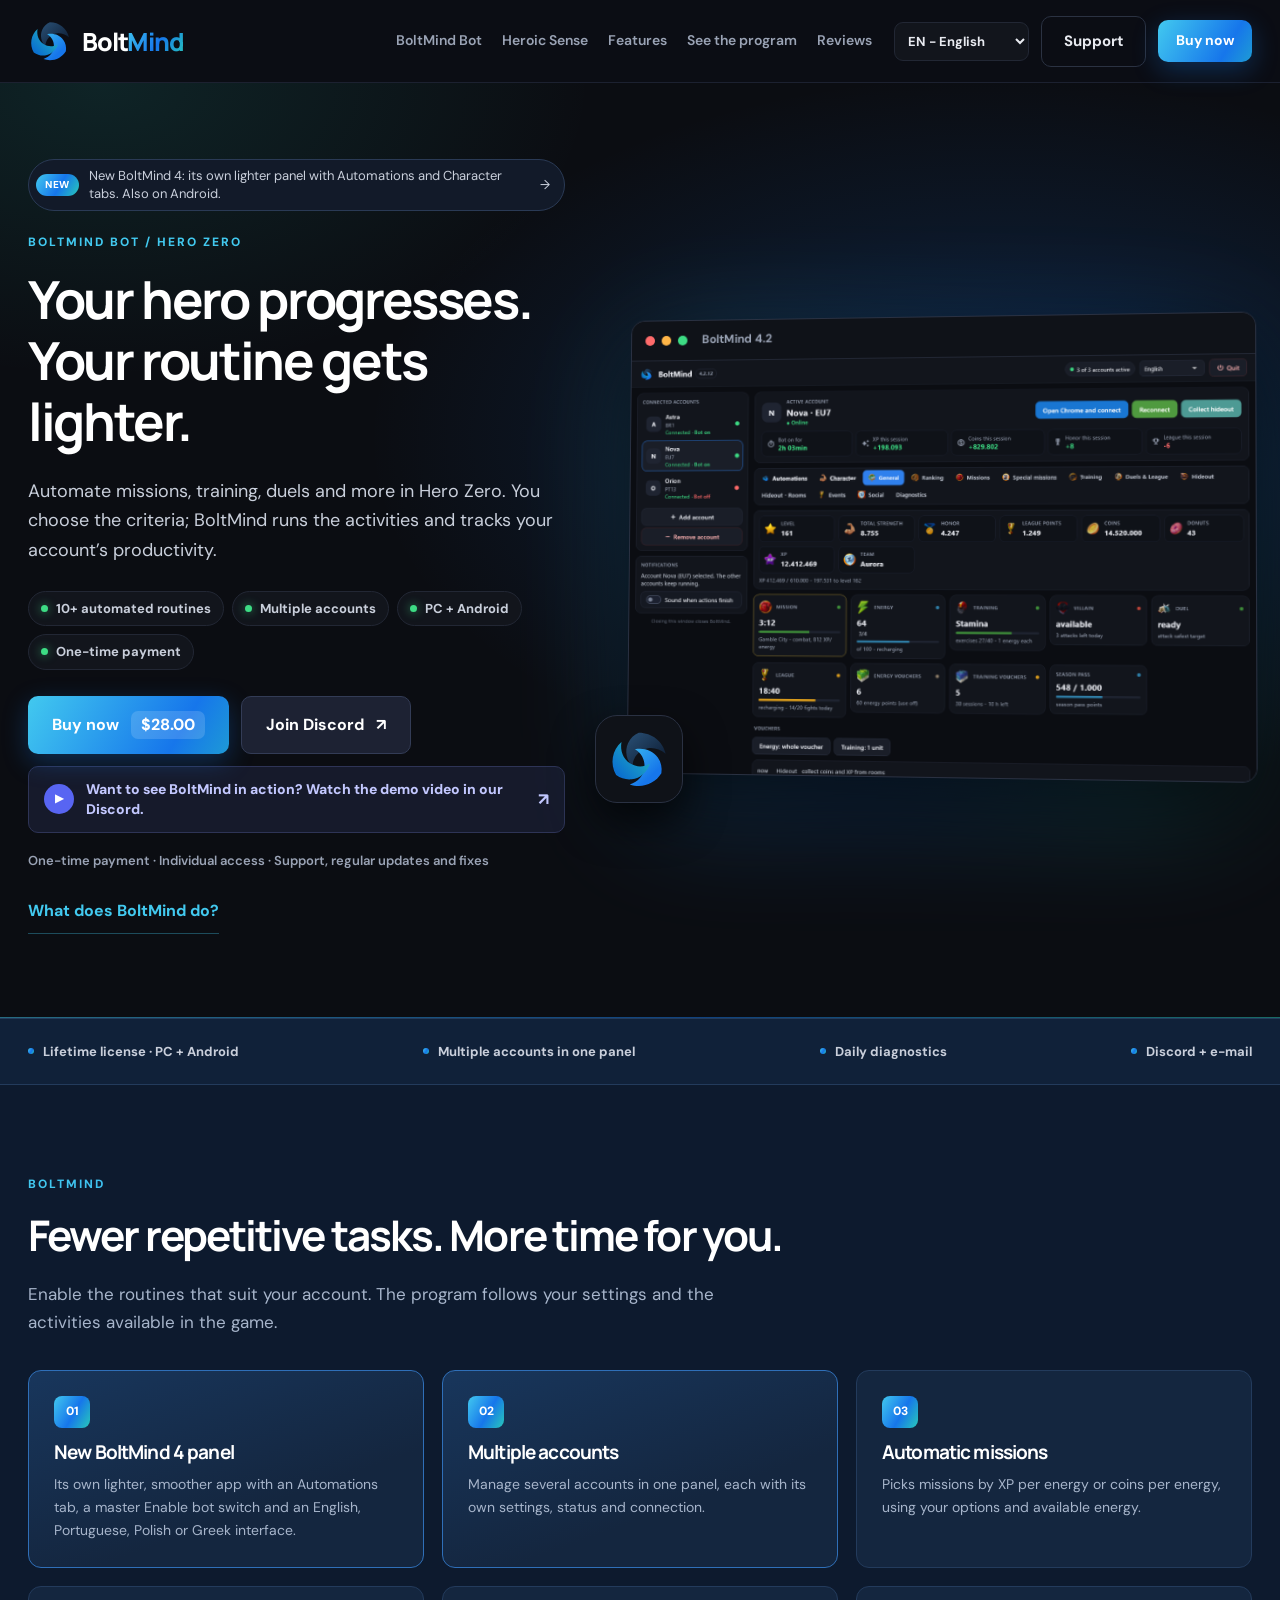
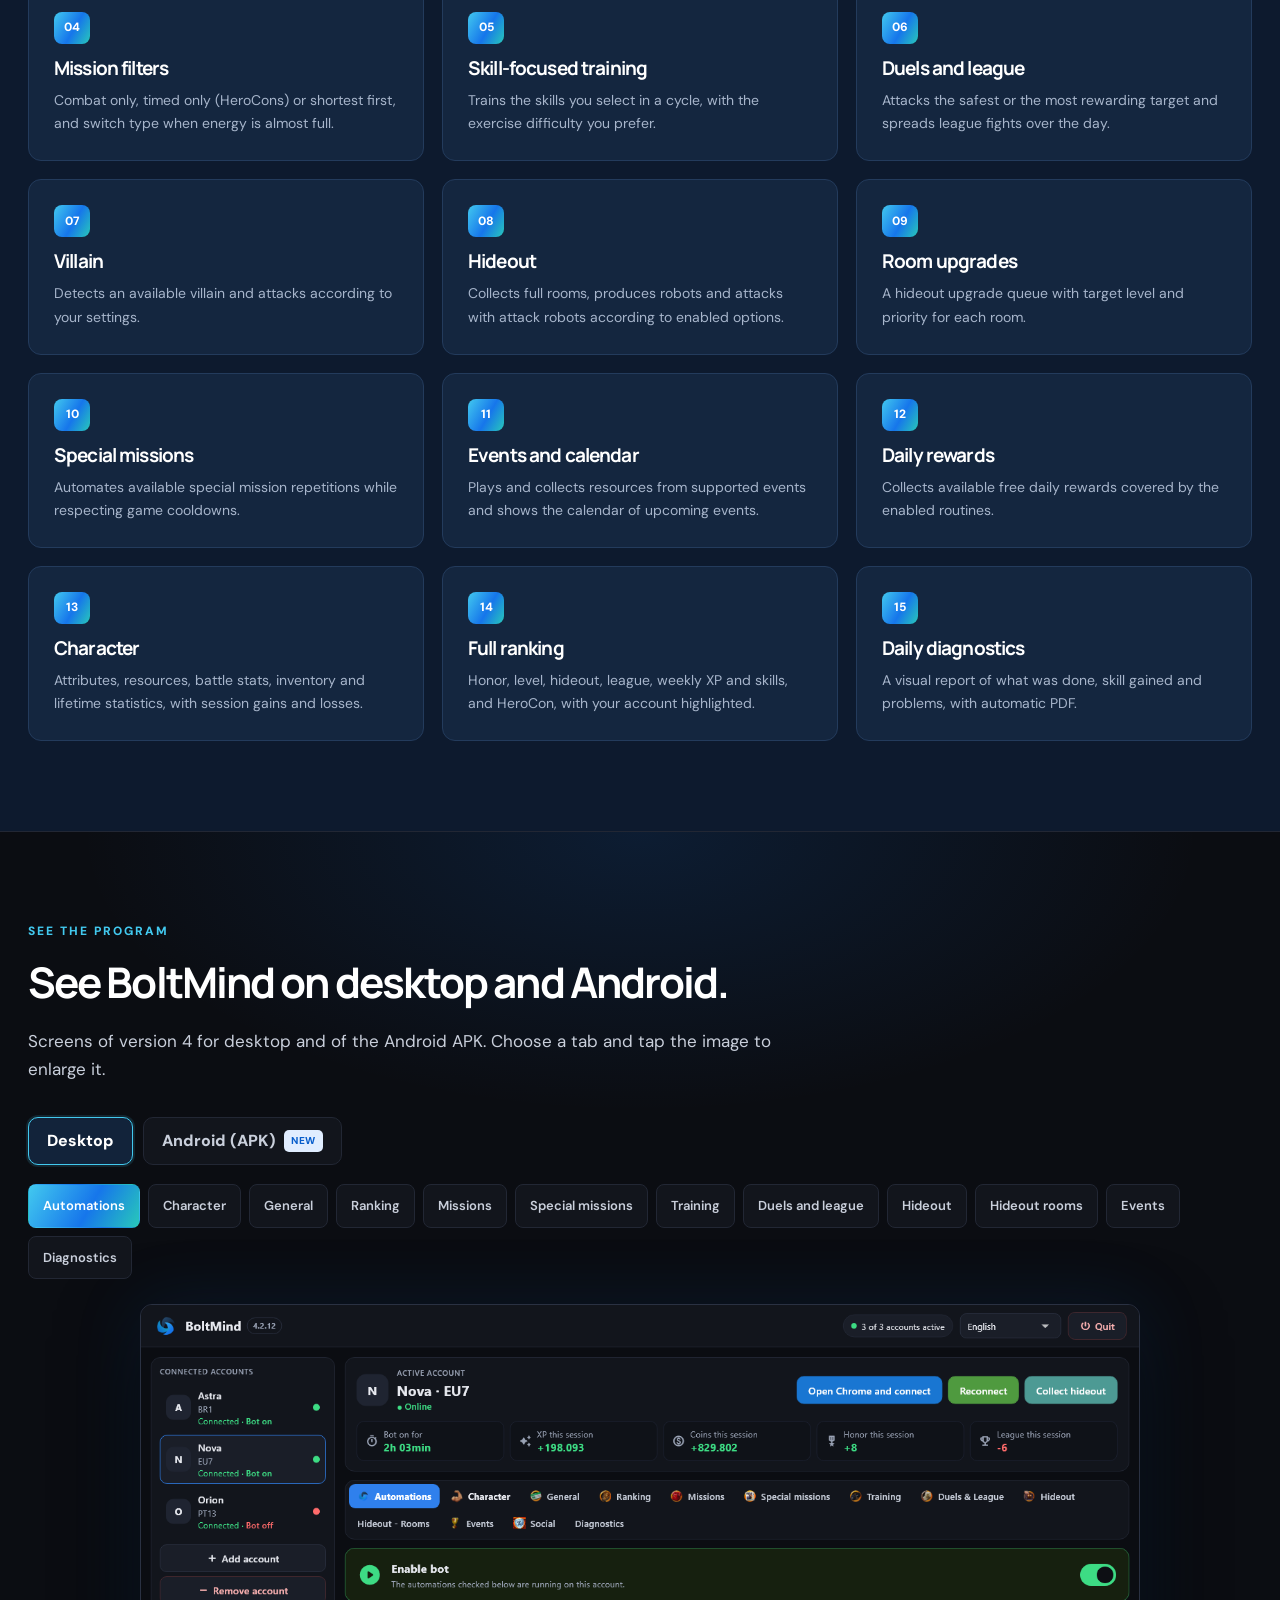
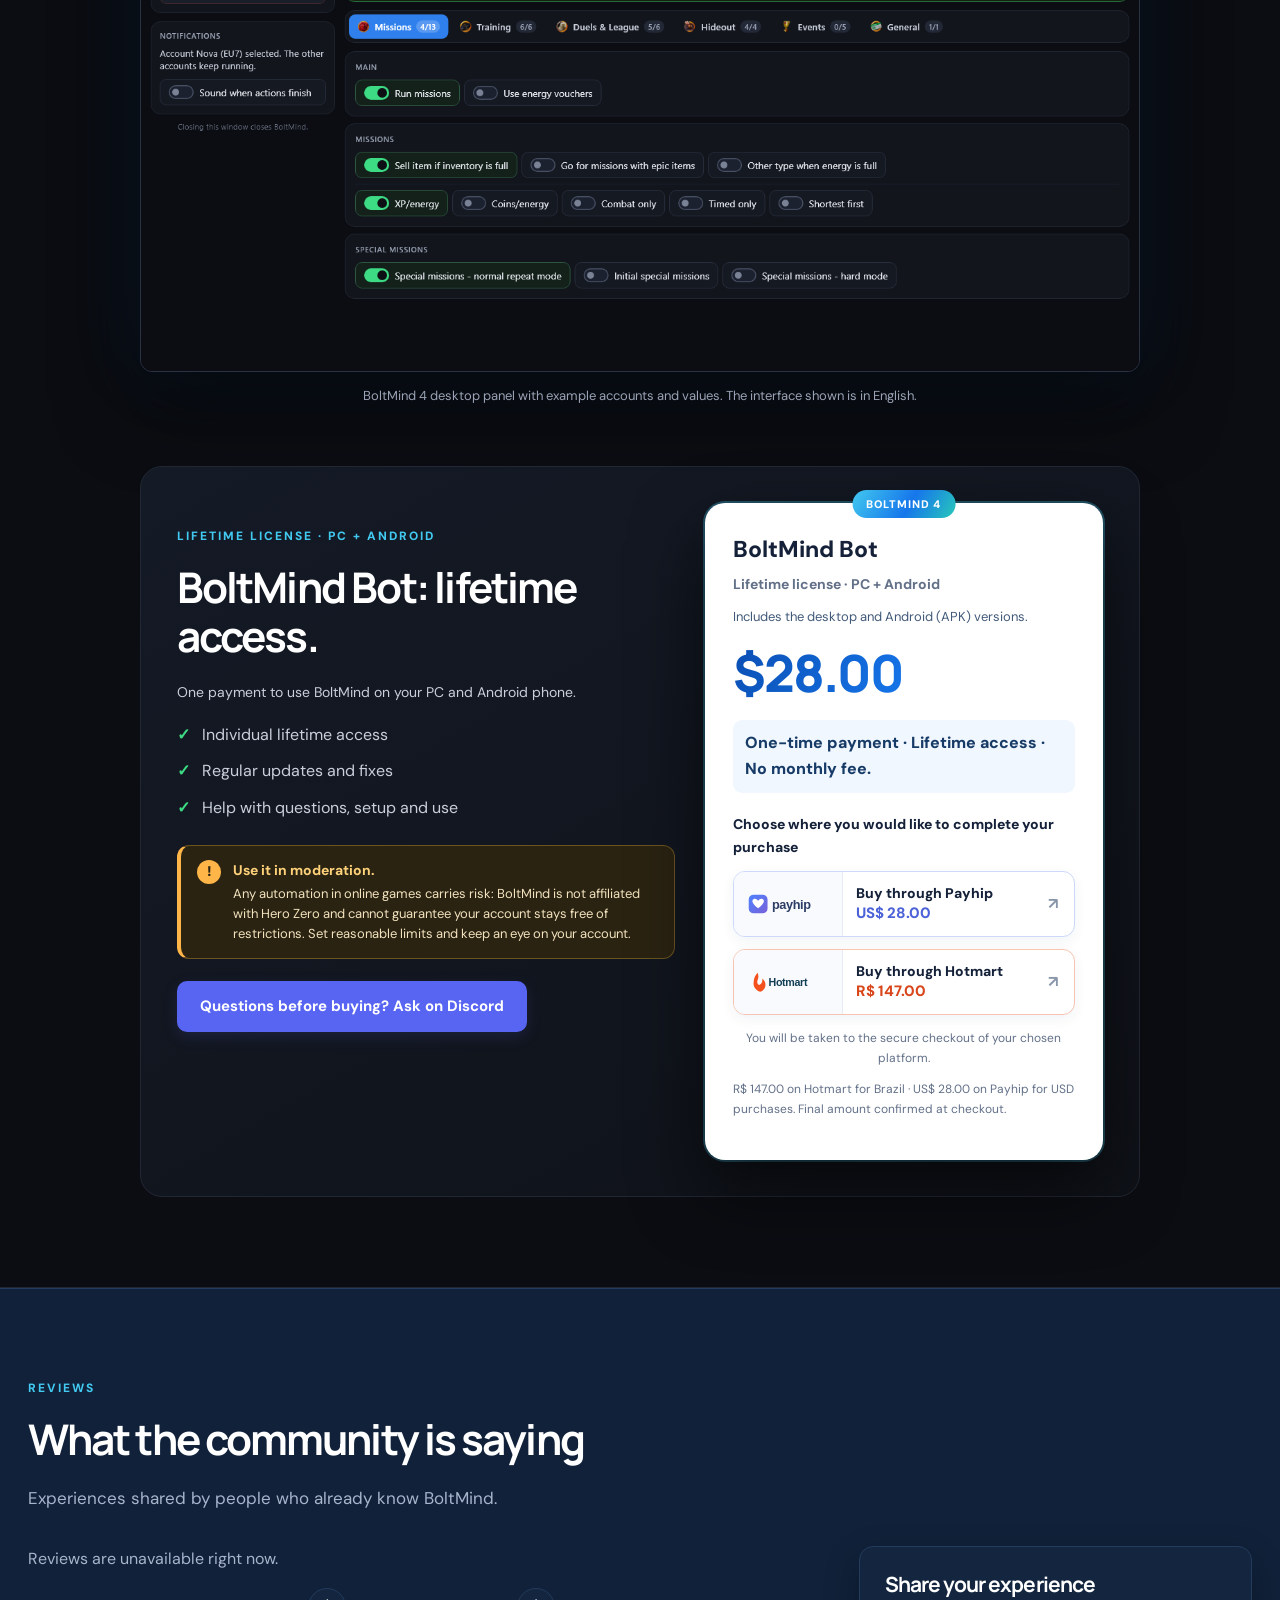
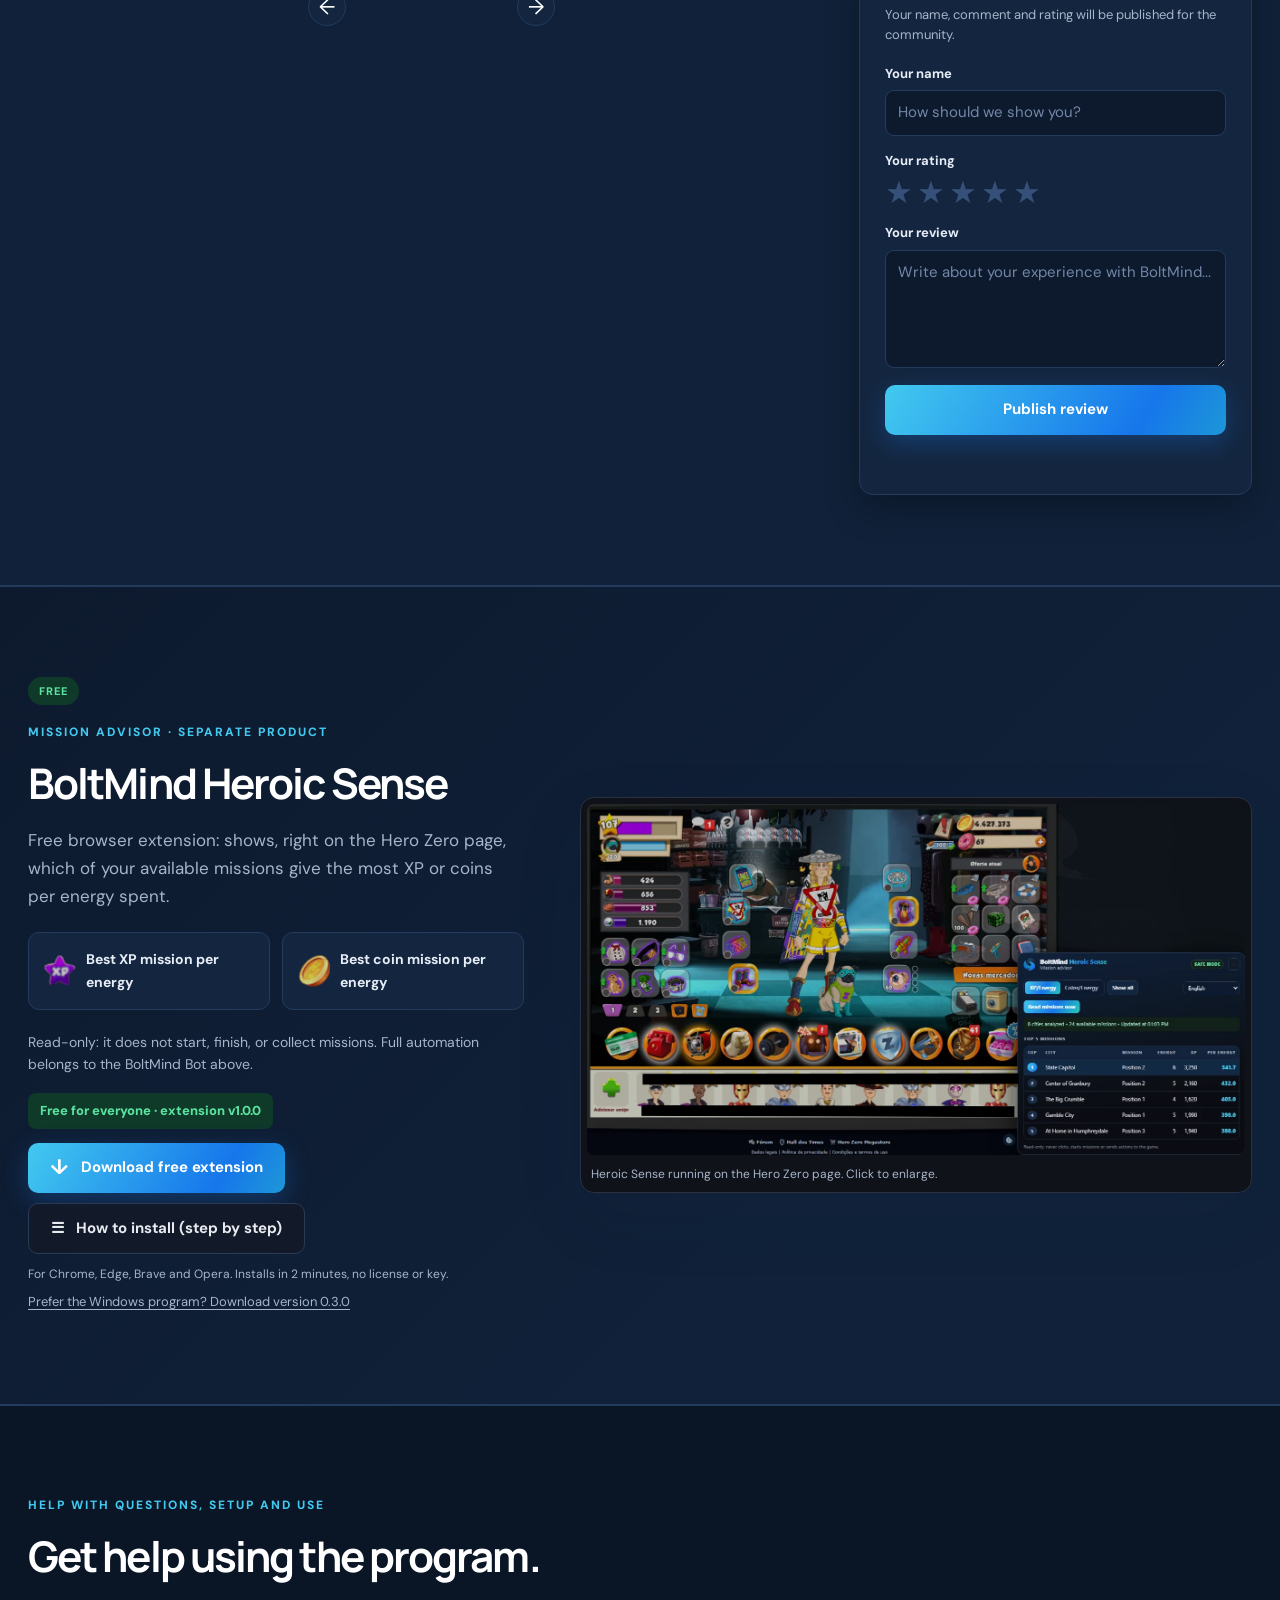
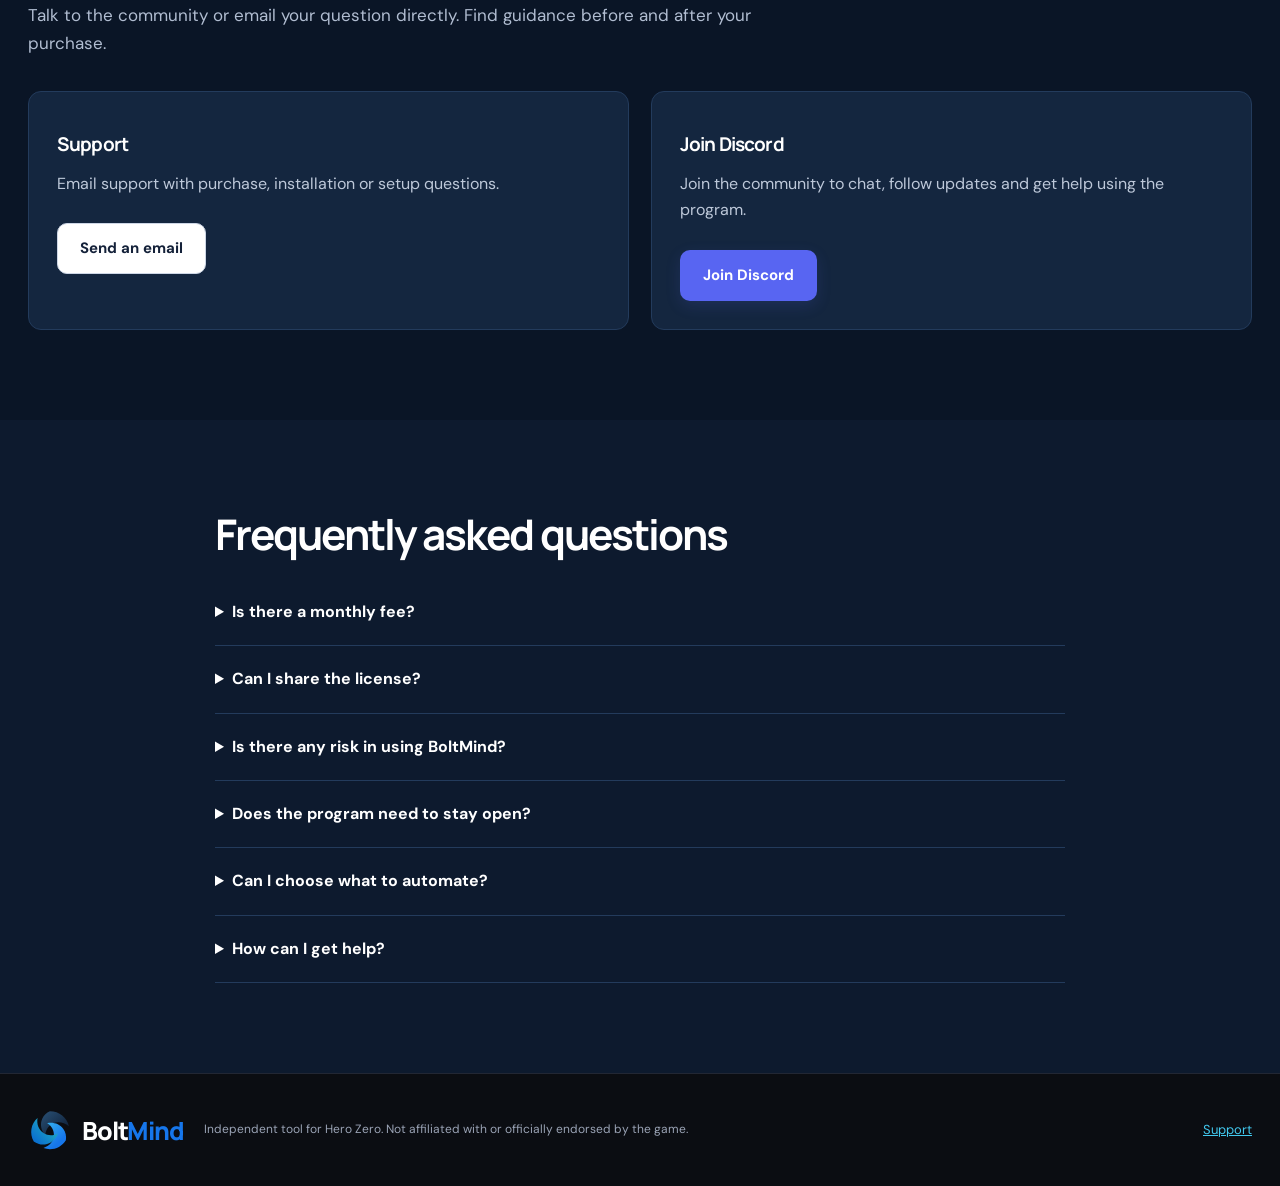
<file: index.html>
<!doctype html>
<html lang="en-US"><head><meta charset="utf-8"><meta name="theme-color" content="#0b0d12"><meta name="viewport" content="width=device-width,initial-scale=1"><meta name="description" content="BoltMind Bot automates your Hero Zero routine. BoltMind Heroic Sense is a free mission advisor that ranks missions by XP or coins per energy. Separate products."><title>BoltMind &mdash; Tools for Hero Zero</title><link rel="icon" href="assets/boltmind.svg?v=20260926-brand8" type="image/svg+xml"><link rel="preconnect" href="https://fonts.googleapis.com"><link rel="preconnect" href="https://fonts.gstatic.com" crossorigin><link href="https://fonts.googleapis.com/css2?family=DM+Sans:wght@400;500;600;700&family=Manrope:wght@500;600;700;800&display=swap" rel="stylesheet"><link rel="stylesheet" href="styles.css?v=20261114-rooms"></head>
<body><header class="topbar"><div class="shell nav"><a class="brand" href="#inicio" aria-label="BoltMind"><img src="assets/boltmind.svg?v=20260926-brand8" alt=""><span class="brand-name">Bolt<strong>Mind</strong></span></a><nav class="nav-links"><a href="#inicio" data-t="botNav"></a><a href="#heroic-sense">Heroic Sense</a><a href="#recursos" data-t="features"></a><a href="#programa" data-t="preview"></a><a href="#preco" data-t="lifetime"></a><a href="#avaliacoes" data-t="reviews"></a></nav><div class="nav-actions"><label class="language"><span class="sr-only">Language</span><select id="language"><option value="en" selected>EN - English</option><option value="pt">PT - Portugu&#234;s</option><option value="pl">PL - Polski</option><option value="el">EL - &#917;&#955;&#955;&#951;&#957;&#953;&#954;&#940;</option><option value="de">DE - Deutsch</option><option value="fr">FR - Fran&#231;ais</option></select></label><a class="button button-secondary" href="#suporte" data-t="account"></a><a class="button button-primary nav-buy" href="#preco" data-t="buy"></a></div></div></header>
<main id="inicio"><div class="hero-band"><section class="hero shell"><div class="hero-copy"><a class="hero-pill" href="#programa"><span class="new-badge" data-platform="new"></span><span data-platform="announcement"></span><span aria-hidden="true">&#8594;</span></a><p class="eyebrow" data-t="botEyebrow"></p><h1 data-t="title"></h1><p class="hero-lead" data-t="lead"></p><ul class="hero-chips"><li data-platform="chip1"></li><li data-platform="chip2"></li><li data-platform="chip3"></li><li data-platform="chip4"></li></ul><div class="hero-actions"><a class="button button-primary hero-buy" href="#preco"><span data-t="buy"></span><span class="hero-buy-price price-inline"></span></a><a class="button button-discord" href="https://discord.gg/2xdGbxEz8" target="_blank" rel="noopener"><span data-t="discord"></span><span aria-hidden="true">&#8599;</span></a></div><p class="trust-line" data-t="trust"></p><button class="text-button" id="open-features" data-t="what"></button></div><figure class="hero-product"><div class="hero-window"><div class="hero-window-bar" aria-hidden="true"><i></i><i></i><i></i><span>BoltMind 4.2</span></div><button class="zoom-shot" type="button"><img src="assets/screenshots/desktop/geral.png?v=20261107" alt="BoltMind 4" width="1440" height="960"></button></div><img class="hero-mark" src="assets/boltmind.svg?v=20260926-brand8" alt="" width="88" height="88"></figure></section></div>

<section class="value-strip"><div class="shell"><span data-t="lifetime"></span><span data-t="profiles"></span><span data-t="daily"></span><span>Discord + e-mail</span></div></section>
<section class="section shell" id="recursos"><p class="eyebrow">BOLTMIND</p><h2 data-t="featuresTitle"></h2><p class="section-lead" data-t="featuresLead"></p><div class="feature-grid" id="feature-grid"></div></section>
<section class="section screenshot-section" id="programa"><div class="shell"><p class="eyebrow" data-t="preview"></p><h2 data-t="screensTitle"></h2><p class="section-lead" data-t="shotNote"></p><div class="platform-tabs" id="platform-tabs" aria-label="Plataforma"></div><div class="tab-list" id="screenshot-tabs" role="tablist"></div><button class="gallery-shot zoom-shot" type="button"><img id="gallery-image" src="assets/screenshots/desktop/automacoes.png?v=20261107" alt="" loading="lazy" width="1440" height="960"></button><div class="room-shots" id="room-shots" hidden></div><p class="gallery-caption" id="gallery-caption"></p><div class="price-section gallery-pricing" id="preco"><div><p class="eyebrow" data-t="lifetime"></p><h2 data-t="priceTitle"></h2><p class="section-lead" data-t="priceLead"></p><ul class="benefits"><li data-t="individual"></li><li data-t="updates"></li><li data-t="support"></li></ul><p class="risk-notice" role="note"><span><strong data-platform="riskTitle"></strong><span data-platform="riskNotice"></span></span></p><a class="button button-discord" href="https://discord.gg/2xdGbxEz8" target="_blank" rel="noopener" data-t="ask"></a></div><article class="price-card"><span class="plan-name" data-t="botNav"></span><p class="plan-caption" data-t="lifetime"></p><p class="platform-lifetime" data-platform="platformLifetime"></p><strong id="price-value"></strong><p data-t="onePayment"></p><a class="button button-primary purchase" href="https://pay.hotmart.com/J107735600B?bid=1790177595394" target="_blank" rel="noopener" data-t="buy"></a><p class="payment-note" data-t="payment"></p><p class="conversion-note"></p></article></div></div></section>
<section class="section reviews-section" id="avaliacoes"><div class="shell"><p class="eyebrow" data-t="reviews"></p><h2 data-t="reviewsTitle"></h2><p class="section-lead" data-t="reviewsLead"></p><div class="review-layout"><div class="review-showcase"><div class="review-list" id="review-list" aria-live="polite"><p class="review-state" data-t="reviewsLoading"></p></div><div class="review-controls" id="review-controls" hidden><button type="button" class="review-nav" id="review-prev" aria-label="Previous review">←</button><p id="review-position" aria-live="polite"></p><button type="button" class="review-nav" id="review-next" aria-label="Next review">→</button></div></div><form class="review-form" id="review-form"><h3 id="review-form-title"></h3><p id="review-form-lead"></p><label><span id="review-name-label"></span><input id="review-name" name="name" type="text" required maxlength="80" autocomplete="nickname"></label><fieldset class="review-rating"><legend id="review-rating-label"></legend><div class="review-stars" role="radiogroup"><button type="button" data-rating="1" role="radio" aria-checked="false" aria-label="1 star">★</button><button type="button" data-rating="2" role="radio" aria-checked="false" aria-label="2 stars">★</button><button type="button" data-rating="3" role="radio" aria-checked="false" aria-label="3 stars">★</button><button type="button" data-rating="4" role="radio" aria-checked="false" aria-label="4 stars">★</button><button type="button" data-rating="5" role="radio" aria-checked="false" aria-label="5 stars">★</button></div></fieldset><label><span id="review-comment-label"></span><textarea id="review-comment" name="comment" required minlength="3" maxlength="1500"></textarea></label><button class="button button-primary" type="submit" id="review-submit"></button><p class="review-form-status" id="review-form-status" role="status" aria-live="polite"></p></form></div></div></section>
<section class="section heroic-section" id="heroic-sense" aria-labelledby="heroic-title"><div class="shell"><div class="heroic-layout"><div class="heroic-copy"><p class="heroic-badge" data-t="senseNew"></p><p class="eyebrow" data-t="senseType"></p><h2 id="heroic-title">BoltMind Heroic Sense</h2><p class="section-lead" data-t="senseLead"></p><div class="heroic-criteria"><div><img src="assets/sense-xp.png" alt="" width="32" height="32"><strong data-t="senseXp"></strong></div><div><img src="assets/sense-coins.png" alt="" width="32" height="32"><strong data-t="senseCoins"></strong></div></div><p class="heroic-boundary" data-t="senseBoundary"></p><p class="heroic-free" data-t="senseFreeLabel"></p><div class="heroic-actions"><a class="button button-primary heroic-download" href="downloads/boltmind-heroic-sense-extension-v1.0.0.zip" download="BoltMind Heroic Sense Extension v1.0.0.zip"><span aria-hidden="true">&#8595;</span><span data-t="senseDownload"></span></a><a class="button heroic-tutorial" href="#heroic-sense-instalacao" data-open-tutorial><span aria-hidden="true">&#9776;</span><span data-t="senseTutorial"></span></a></div><p class="heroic-download-note" data-t="senseDownloadNote"></p><a class="heroic-windows" href="downloads/boltmind-heroic-sense-v0.3.0-free.zip" download="BoltMind Heroic Sense v0.3.0 FREE.zip" data-t="senseWindows"></a></div><figure class="heroic-real-shot"><button class="zoom-shot" type="button"><img src="assets/heroic-sense-extension.webp?v=20261107" alt="BoltMind Heroic Sense" loading="lazy" width="1454" height="775"></button><figcaption data-t="senseShotCaption"></figcaption></figure></div></div></section><section class="section support-section" id="suporte"><div class="shell"><p class="eyebrow" data-t="support"></p><h2 data-t="supportTitle"></h2><p class="section-lead" data-t="supportLead"></p><div class="support-cards"><article><h3 data-t="account"></h3><p data-t="accountLead"></p><button type="button" class="button button-secondary" data-open-support data-t="create"></button></article><article><h3 data-t="discord"></h3><p data-t="discordLead"></p><a class="button button-discord" href="https://discord.gg/2xdGbxEz8" target="_blank" rel="noopener" data-t="discord"></a></article></div></div></section>
<section class="section shell faq"><h2 data-t="faq"></h2><div id="faq-list"></div></section></main>
<footer><div class="shell"><a class="brand" href="#inicio" aria-label="BoltMind"><img src="assets/boltmind.svg?v=20260926-brand8" alt=""><span class="brand-name">Bolt<strong>Mind</strong></span></a><p data-t="footer"></p><a href="#suporte" data-t="account"></a></div></footer>
<dialog id="features-dialog"><button class="close-dialog" aria-label="Close" data-close>&times;</button><p class="eyebrow">BOLTMIND / HERO ZERO</p><h2 data-t="what"></h2><div id="feature-details"></div><p data-t="more"></p><a class="button button-secondary checkout-details" id="dialog-checkout-link" href="#preco"></a></dialog>
<dialog id="support-dialog" class="support-dialog"><button class="close-dialog" type="button" aria-label="Close" data-close>&times;</button><p class="eyebrow" data-t="supportFormKicker"></p><h2 data-t="supportFormTitle"></h2><p class="dialog-lead" data-t="supportFormLead"></p><p class="support-status" id="support-status" data-t="supportSent" hidden></p><form action="https://formsubmit.co/blackboltmax@gmail.com" method="POST"><input type="hidden" name="_subject" value="BoltMind - nova mensagem pelo site"><input type="hidden" name="_template" value="table"><input type="hidden" name="_captcha" value="true"><input type="hidden" name="_next" value="https://boltmind-site.github.io/?support=sent#suporte"><input class="honeypot" type="text" name="_honey" tabindex="-1" autocomplete="off"><label><span data-t="supportName"></span><input name="name" type="text" required maxlength="80" autocomplete="name"></label><label><span data-t="supportEmail"></span><input name="email" type="email" required maxlength="160" autocomplete="email"></label><label><span data-t="supportTopic"></span><select name="topic" required><option value="Question" data-t="supportTopicQuestion"></option><option value="Suggestion" data-t="supportTopicSuggestion"></option><option value="Purchase" data-t="supportTopicPurchase"></option></select></label><label><span data-t="supportMessage"></span><textarea name="message" required minlength="10" maxlength="3000" data-ph="supportPlaceholder"></textarea></label><button class="button button-primary button-full" type="submit" data-t="supportSend"></button><small data-t="supportPrivacy"></small></form></dialog>
<dialog id="image-dialog"><button class="close-dialog" aria-label="Close" data-close>&times;</button><img id="zoom-image" alt=""></dialog><script src="i18n-v2.js?v=20261114-preco147"></script><script src="support.js?v=20260925-support1"></script><script src="features.js?v=20261107-v4"></script><script src="faq.js?v=20261114-preco147"></script><script src="reviews.js?v=20260926-final1"></script><script src="platform-copy.js?v=20261114-preco147"></script><script src="sense-tutorial.js?v=20261107-1"></script><script src="app.js?v=20261114-preco147"></script></body></html>
</file>
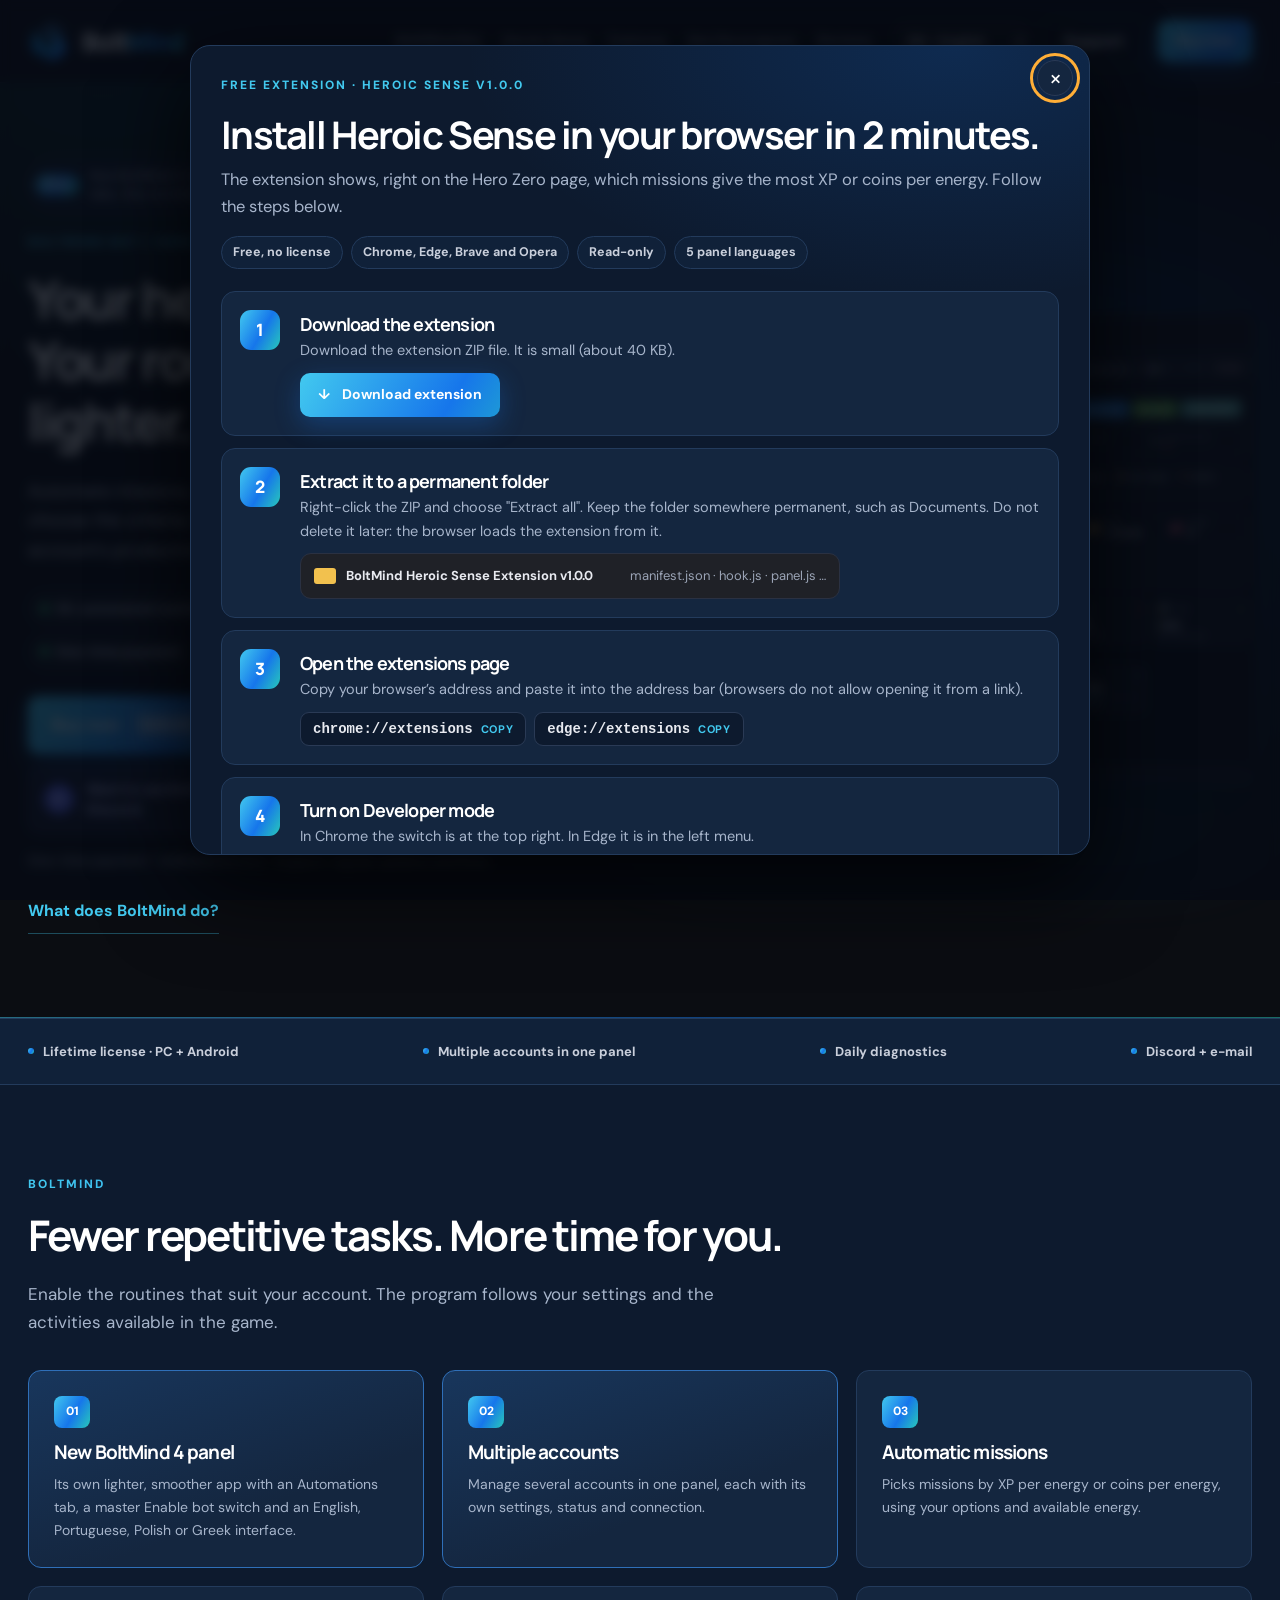
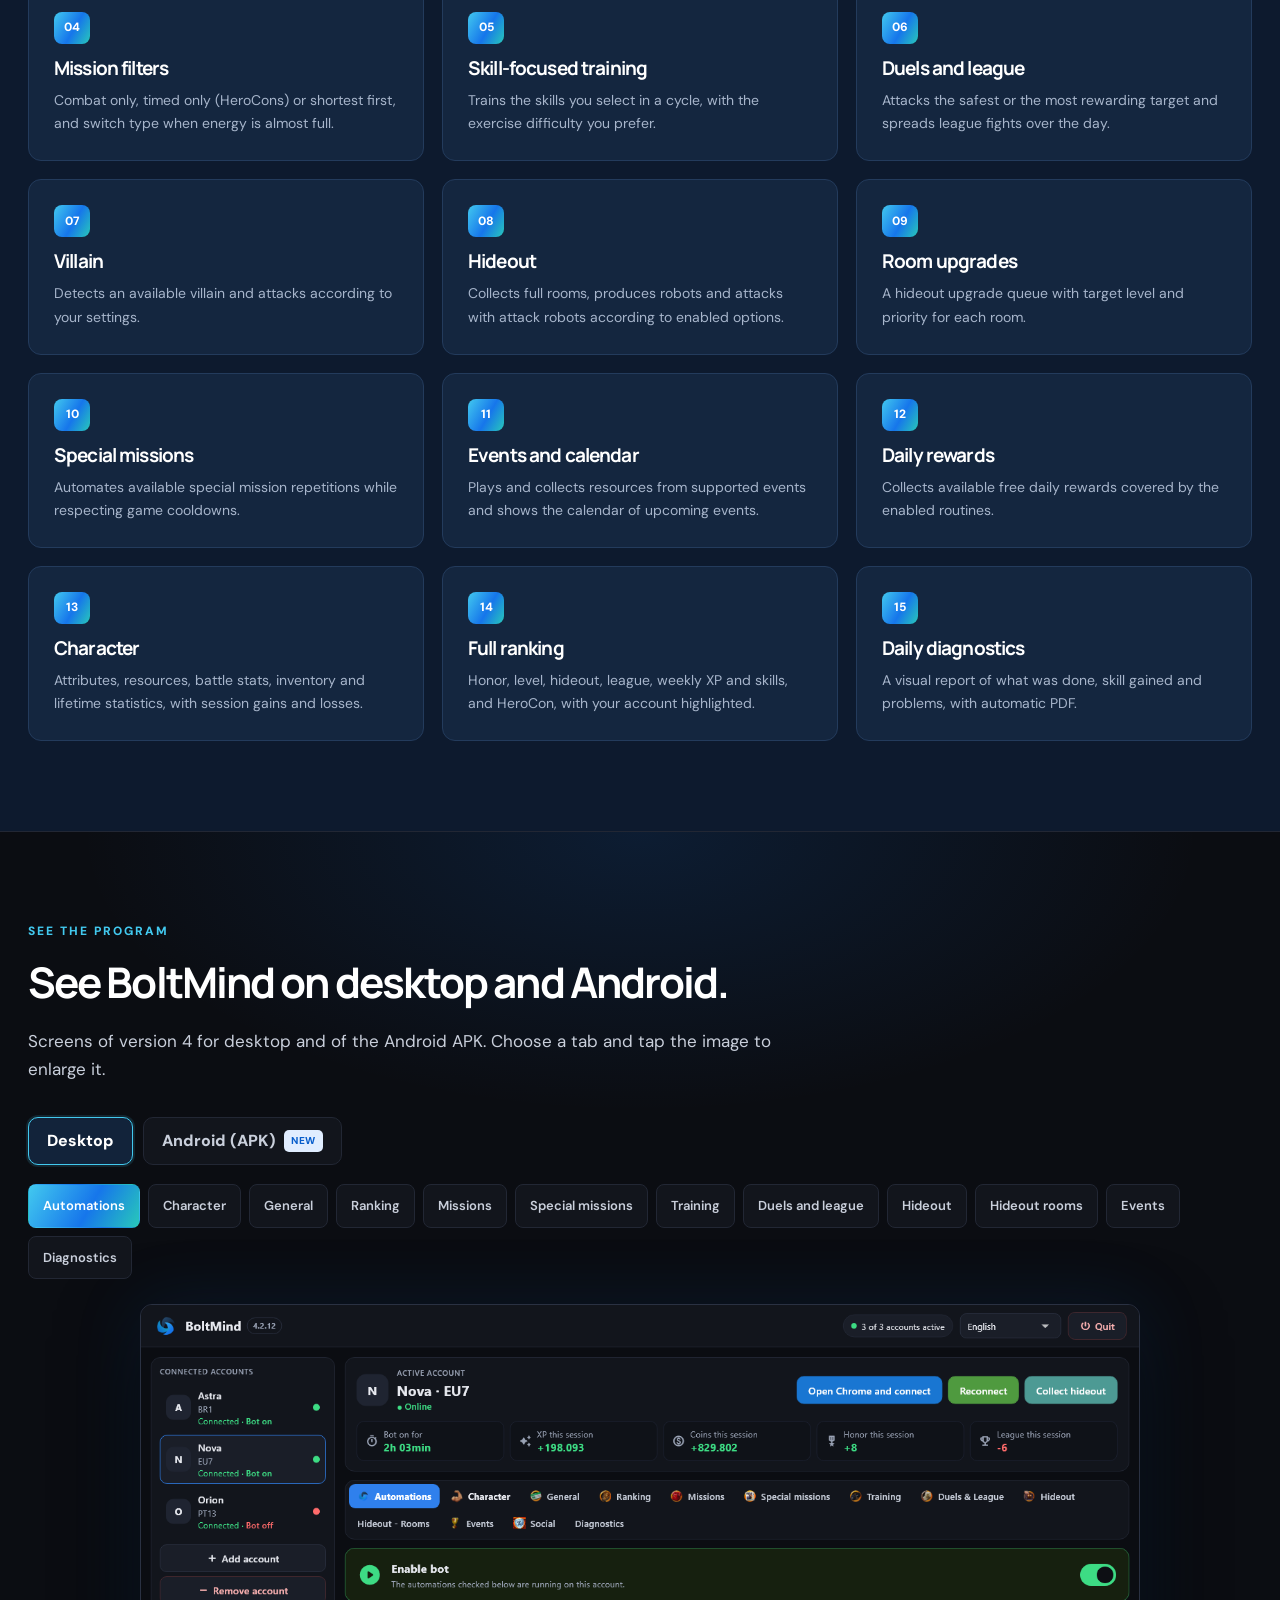
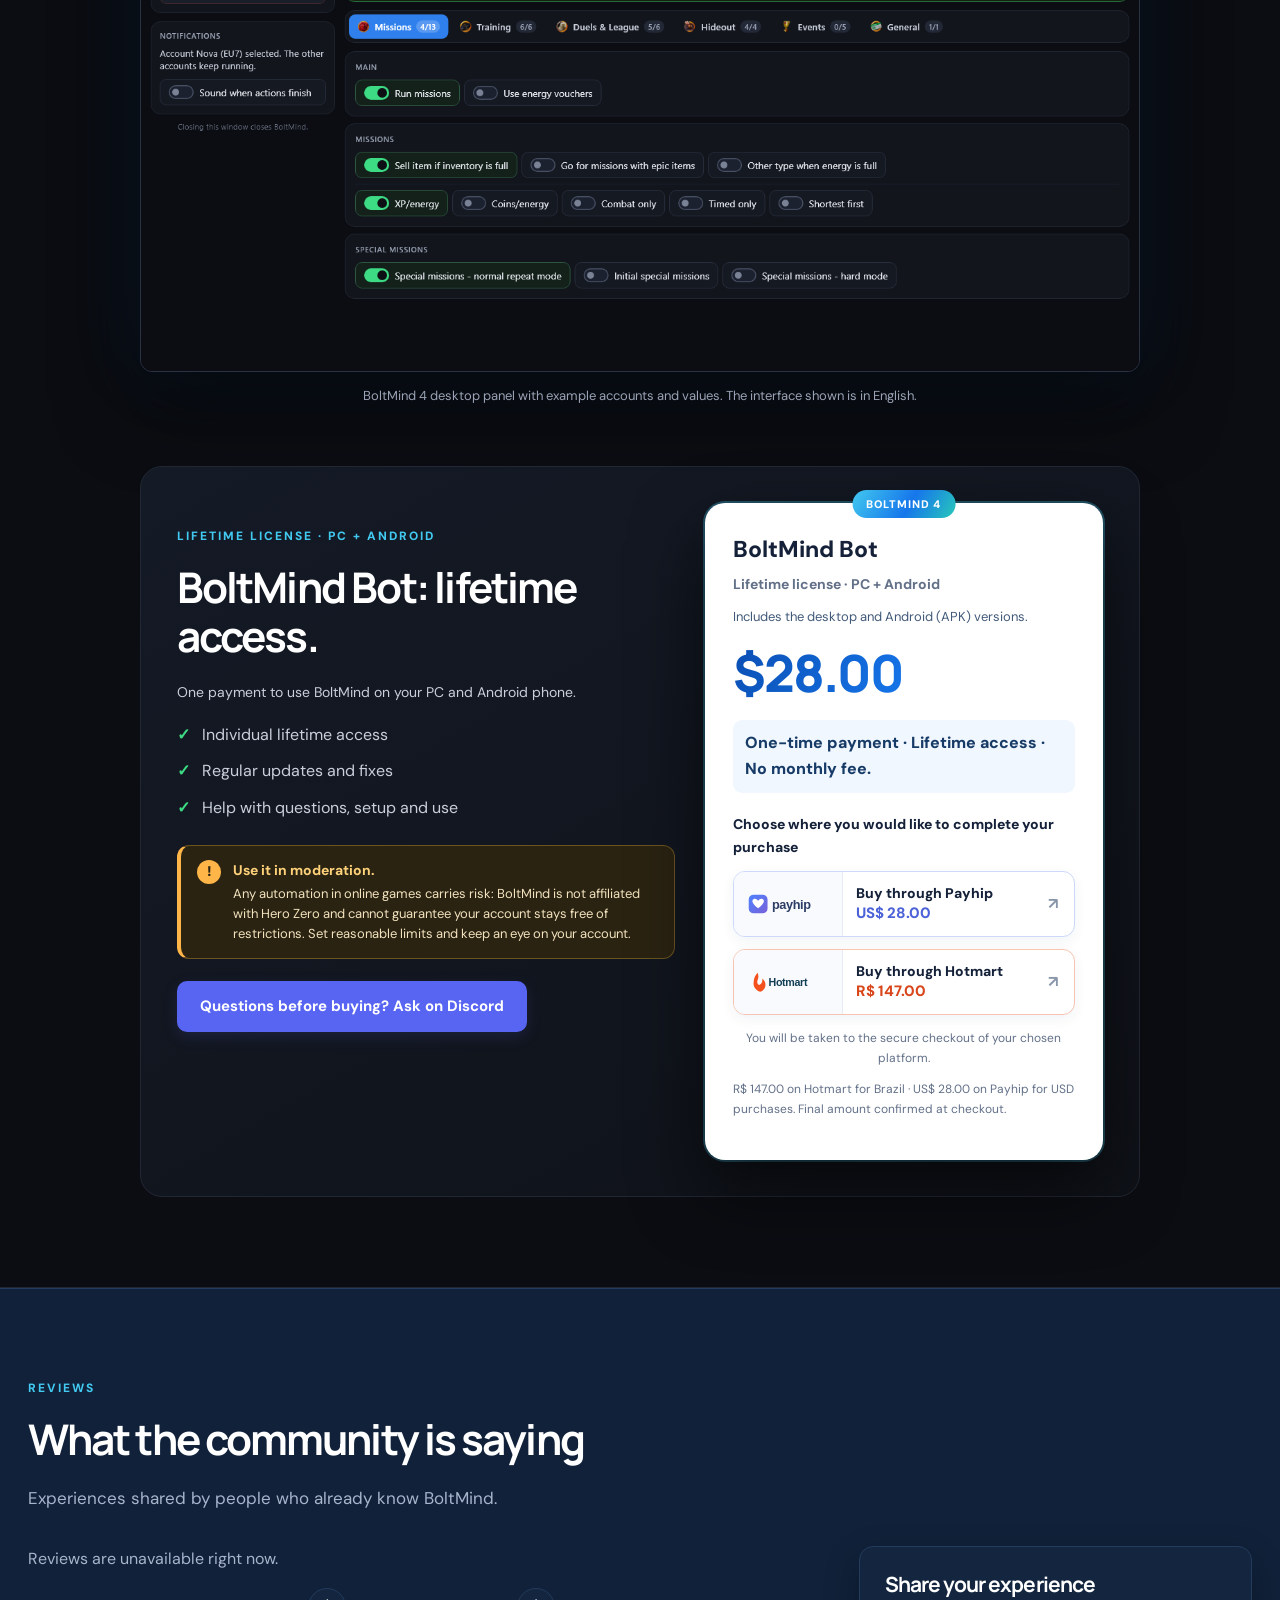
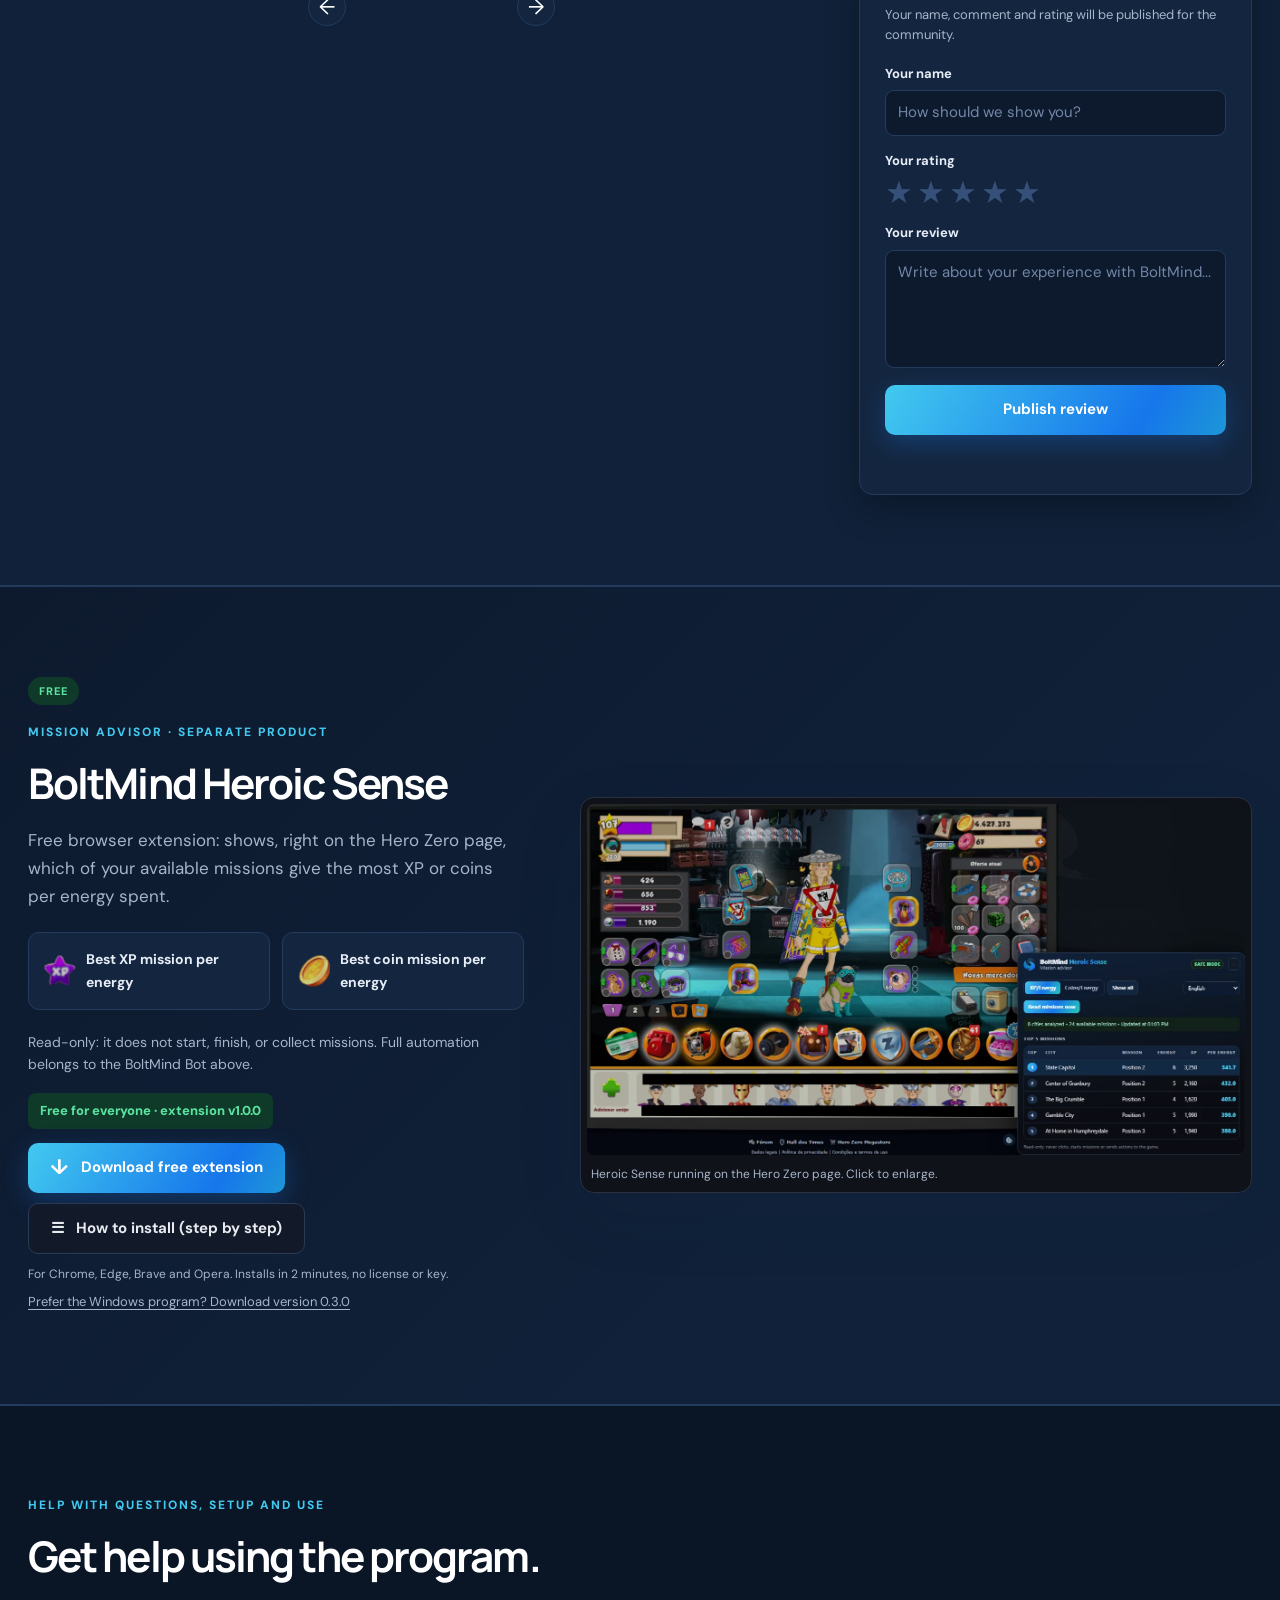
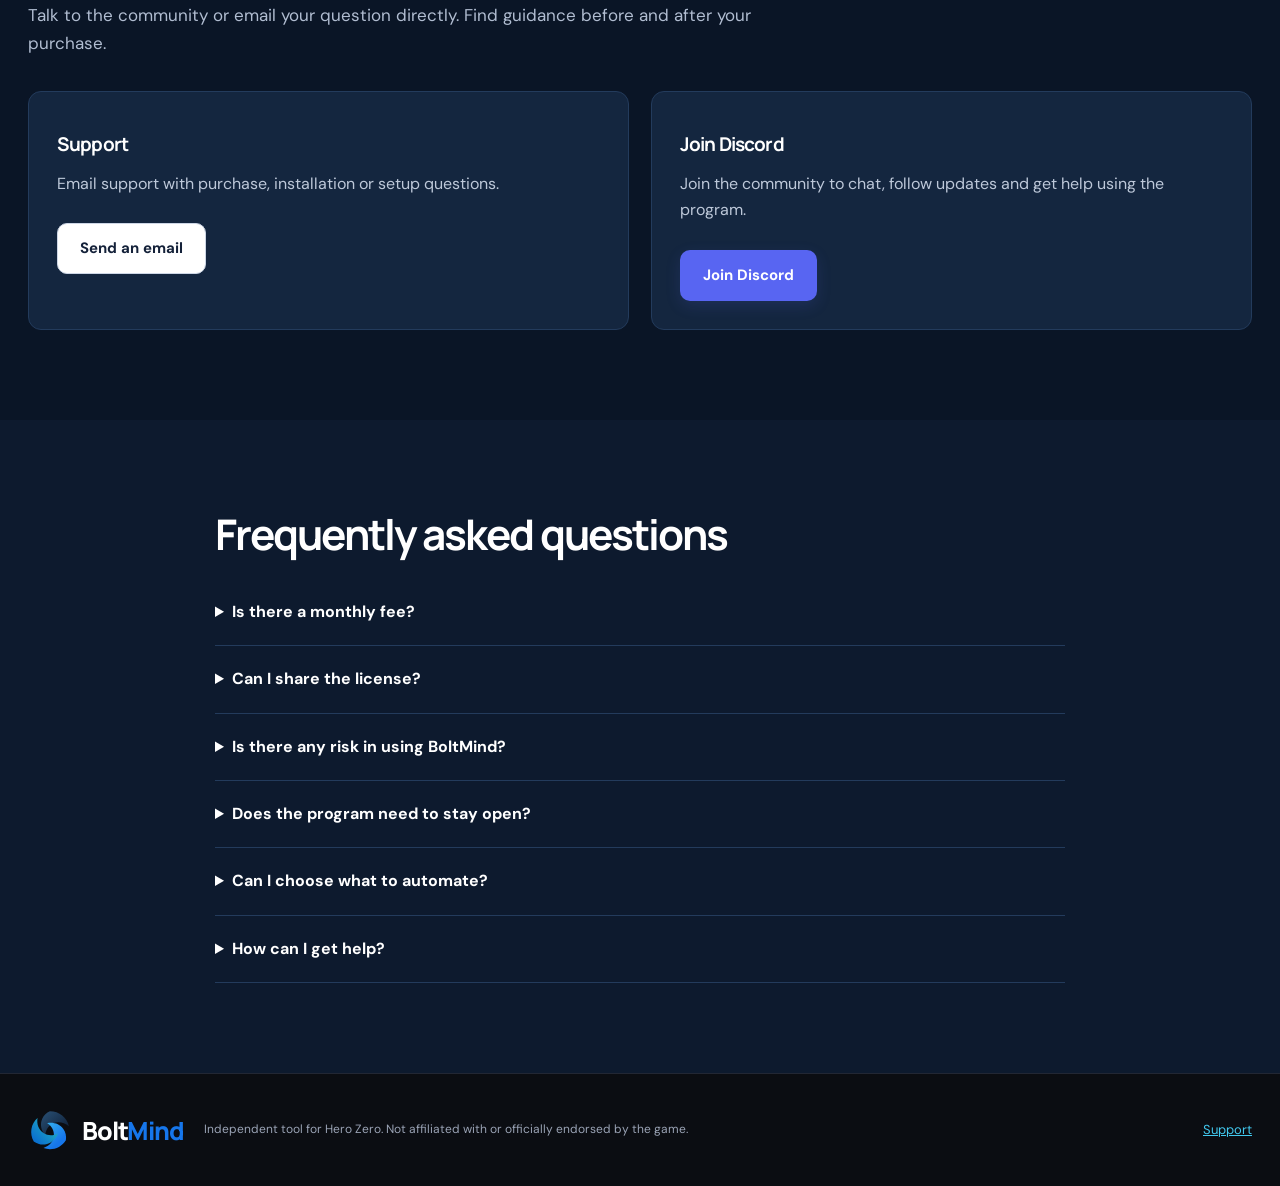
<file: heroic-sense-instalacao.html>
<!doctype html>
<html lang="en"><head><meta charset="utf-8"><meta name="robots" content="noindex">
<title>Heroic Sense — Installation</title>
<meta http-equiv="refresh" content="0; url=./#heroic-sense-instalacao">
<link rel="canonical" href="./#heroic-sense-instalacao">
<script>location.replace('./#heroic-sense-instalacao');</script>
</head><body style="background:#0d1a2e;color:#e6edf7;font-family:Arial,sans-serif">
<p><a style="color:#42c9ef" href="./#heroic-sense-instalacao">BoltMind Heroic Sense</a></p>
</body></html>
</file>
<file: styles.css>
:root{--ink:#142139;--muted:#627088;--line:#dfe6f0;--blue:#1676eb;--purple:#5865f2;--paper:#fff;--shadow:0 24px 70px #18315616}*{box-sizing:border-box}html{scroll-behavior:smooth;scroll-padding-top:95px}body{margin:0;color:var(--ink);background:#fff;font:16px/1.65 'DM Sans',Arial,sans-serif}button,select{font:inherit}a{color:var(--blue)}button,a{touch-action:manipulation}button{cursor:pointer}.shell{width:min(1240px,calc(100% - 56px));margin:auto}.topbar{position:sticky;top:0;z-index:5;background:#fffffff2;backdrop-filter:blur(15px);border-bottom:1px solid var(--line)}.nav{display:flex;align-items:center;min-height:82px;gap:30px}.brand{display:inline-flex;align-items:center;gap:10px;color:var(--ink);font:800 25px Manrope,sans-serif;text-decoration:none;letter-spacing:-1.15px}.brand img{width:44px;height:44px}.brand-name{display:inline-flex;align-items:baseline}.brand-name strong{color:var(--blue);font:inherit}.nav-links{display:flex;gap:24px;margin-left:auto}.nav-links a{color:var(--muted);text-decoration:none;font-size:14px;font-weight:600}.nav-actions{display:flex;align-items:center;gap:12px}.language select{max-width:160px;border:1px solid var(--line);border-radius:9px;background:#fff;padding:9px;font-size:13px;font-weight:700;color:var(--ink)}.button{display:inline-flex;gap:12px;align-items:center;justify-content:center;min-height:50px;padding:14px 22px;border:1px solid transparent;border-radius:10px;font-size:15px;font-weight:700;line-height:1.4;text-decoration:none;transition:background .18s,box-shadow .18s}.button-primary{background:var(--blue);color:#fff;box-shadow:0 5px 15px #1676eb25}.button-primary:hover{background:#095bca;box-shadow:0 7px 24px #1676eb40}.button-discord{background:var(--purple);color:#fff;box-shadow:0 5px 15px #5865f225}.button-discord:hover{background:#4650c5}.button-secondary{border-color:#cdd6e5;color:var(--ink);background:white}.button-secondary:hover{background:#f3f6fb}.hero{display:grid;grid-template-columns:1fr 1fr;gap:54px;align-items:center;padding:90px 0 76px}.eyebrow{margin:0 0 16px;color:var(--blue);font-size:12px;font-weight:800;letter-spacing:2px;text-transform:uppercase}h1,h2,h3{font-family:Manrope,sans-serif;letter-spacing:-.045em;line-height:1.16}h1{font-size:clamp(38px,4.1vw,61px);margin:0;max-width:650px}h2{font-size:clamp(30px,3.3vw,44px);margin:0 0 20px}h3{font-size:19px;margin:13px 0 10px}.hero-lead{font-size:18px;color:var(--muted);margin:25px 0;max-width:610px}.hero-actions{display:flex;flex-wrap:wrap;gap:12px}.trust-line{font-size:13px;font-weight:600;color:#41604f;margin:18px 0 6px}.conversion-note{color:var(--muted);font-size:12px;max-width:530px}.text-button{background:none;border:0;border-bottom:1px solid #1676eb45;padding:8px 0;color:var(--blue);font-weight:700;margin-top:14px}.text-button:hover{border-color:var(--blue)}.product-shot{margin:0;background:#f0f4fa;border:1px solid #dce5f1;border-radius:16px;padding:13px;box-shadow:var(--shadow)}.window-label{display:flex;align-items:center;justify-content:space-between;gap:10px;font-size:11px;font-weight:700;color:#687995;padding:2px 2px 12px}.window-dots{font-size:12px;color:#a4b2c9;letter-spacing:3px}.zoom-shot{display:block;width:100%;padding:0;background:transparent;border:0;cursor:zoom-in}.zoom-shot img{display:block;width:100%;height:auto;border-radius:6px}.product-shot figcaption{font-size:11px;line-height:1.5;color:var(--muted);padding:12px 4px 0}.value-strip{border-top:1px solid var(--line);border-bottom:1px solid var(--line);background:#f8faff}.value-strip .shell{display:flex;gap:20px;justify-content:space-between;padding:22px 0;font-size:13px;font-weight:700;color:#5b6a82}.section{padding:90px 0}.section-lead{color:var(--muted);max-width:760px;font-size:17px;margin:0 0 34px}.feature-grid{display:grid;grid-template-columns:repeat(3,1fr);gap:18px}.feature{padding:25px;border:1px solid var(--line);border-radius:13px;background:white}.feature-number{display:inline-flex;background:#edf4ff;color:#1470d8;border-radius:8px;min-width:36px;height:32px;align-items:center;justify-content:center;font-size:12px;font-weight:800}.feature p{margin:0;color:var(--muted);font-size:14px}.screenshot-section{background:#f6f8fc;border-block:1px solid var(--line)}.tab-list{display:flex;gap:8px;flex-wrap:wrap;margin-bottom:25px}.tab-list button{background:white;color:#52627c;border:1px solid var(--line);border-radius:8px;padding:10px 14px;font-size:13px;font-weight:600}.tab-list [aria-selected=true]{background:var(--ink);color:white;border-color:var(--ink)}.gallery-shot{max-width:900px;margin:auto;border:1px solid #d1dbe9;border-radius:12px;padding:10px;background:white;box-shadow:var(--shadow)}.price-section{display:grid;grid-template-columns:1fr .8fr;gap:100px;align-items:center}.benefits{list-style:none;padding:0;margin:25px 0}.benefits li{margin:10px 0;color:#475972}.benefits li:before{content:'\2713';color:#16865d;font-weight:700;margin-right:12px}.price-card{padding:36px;border:1px solid #b8d6ff;border-radius:20px;background:linear-gradient(145deg,#f3f8ff,#fff);box-shadow:var(--shadow)}.plan-name{font-weight:800;font-size:23px}.plan-caption{color:var(--blue);margin:4px 0 22px;font-size:14px;font-weight:700}#price-value{display:block;font:800 clamp(38px,4vw,55px)/1.2 Manrope,sans-serif;letter-spacing:-2px}.price-card>p{color:var(--muted)}.price-card .purchase{width:100%;margin:12px 0}.price-card .payment-note{font-size:12px;text-align:center}.support-section{background:#111e35;color:white}.support-section .eyebrow{color:#7bbcff}.support-section .section-lead{color:#b1bdd1}.support-cards{display:grid;grid-template-columns:1fr 1fr;gap:22px}.support-cards article{padding:28px;border:1px solid #344259;background:#1b2a43;border-radius:13px}.support-cards p{color:#bdc8d9;max-width:500px}.support-cards .button{margin-top:10px}.faq{max-width:850px}.faq details{border-bottom:1px solid var(--line);padding:20px 0}.faq summary{font-weight:700;cursor:pointer}.faq details p{color:var(--muted)}footer{border-top:1px solid var(--line);padding:34px 0;background:#f9fbfe}footer .shell{display:flex;align-items:center;flex-wrap:wrap;gap:20px}footer p{flex:1;min-width:200px;color:var(--muted);font-size:12px}footer a:not(.brand){font-size:13px}dialog{border:1px solid var(--line);border-radius:18px;padding:40px;width:min(950px,calc(100% - 30px));max-height:88vh;overflow:auto;color:var(--ink)}dialog::backdrop{background:#091326b8;backdrop-filter:blur(5px)}.close-dialog{position:sticky;top:0;display:block;margin:-18px -16px 0 auto;z-index:1;border:1px solid var(--line);background:white;color:var(--ink);border-radius:50%;width:36px;height:36px;font-size:24px;line-height:1}#feature-details{display:grid;grid-template-columns:1fr 1fr;gap:12px}#features-dialog h2{margin-top:16px}#image-dialog{width:min(1300px,calc(100% - 24px));padding:16px;background:#fff}#image-dialog .close-dialog{margin:0 0 12px auto}#zoom-image{width:100%;height:auto;display:block}.sr-only{position:absolute;width:1px;height:1px;padding:0;margin:-1px;overflow:hidden;clip:rect(0,0,0,0);white-space:nowrap;border:0}:focus-visible{outline:3px solid #ffae37;outline-offset:4px}@media(max-width:1000px){.nav-links{display:none}.nav-actions{margin-left:auto}.hero{gap:28px;padding-top:60px}.hero-actions{flex-direction:column}.feature-grid{grid-template-columns:repeat(2,1fr)}.price-section{gap:40px}}@media(max-width:720px){.shell{width:calc(100% - 32px)}.nav{min-height:72px;gap:10px}.brand{font-size:21px}.brand img{width:35px;height:35px}.nav-actions>.button{display:none}.language select{max-width:145px;padding:9px 5px}.hero{grid-template-columns:1fr;padding:52px 0;gap:36px}h1{font-size:43px}.hero-actions{flex-direction:column}.hero-actions .button{width:100%;min-height:54px}.value-strip .shell{display:grid;grid-template-columns:1fr 1fr;font-size:11px;gap:14px}.section{padding:60px 0}.feature-grid,.price-section,.support-cards{grid-template-columns:1fr}.price-section{gap:24px}.price-card{padding:26px}.tab-list{gap:6px}.tab-list button{font-size:12px;padding:8px 10px}#feature-details{grid-template-columns:1fr}dialog{padding:28px 20px}.close-dialog{margin:-12px -7px 0 auto}.feature{padding:22px}footer .shell{align-items:flex-start;flex-direction:column;gap:12px}footer p{margin:0}}@media(prefers-reduced-motion:reduce){html{scroll-behavior:auto}.button{transition:none}}
.support-dialog{width:min(610px,calc(100% - 30px));background:#fff}.support-dialog h2{margin:0 0 10px}.support-dialog .dialog-lead{margin:0 0 24px;color:var(--muted)}.support-dialog form{display:grid;gap:15px}.support-dialog label{display:grid;gap:6px;color:#344054;font-size:13px;font-weight:700}.support-dialog input,.support-dialog select,.support-dialog textarea{width:100%;border:1px solid #cfd8e6;border-radius:9px;background:#fff;color:var(--ink);padding:12px 13px;font:400 15px/1.45 'DM Sans',Arial,sans-serif}.support-dialog textarea{min-height:135px;resize:vertical}.support-dialog input:focus,.support-dialog select:focus,.support-dialog textarea:focus{outline:3px solid #d9eaff;border-color:var(--blue)}.button-full{width:100%}.support-dialog small{color:var(--muted);line-height:1.45}.honeypot{position:absolute!important;left:-10000px!important;width:1px!important;height:1px!important;overflow:hidden!important}
.support-status{margin:0 0 18px;padding:12px 14px;border:1px solid #a6e1c4;border-radius:9px;background:#ecfdf3;color:#067647;font-size:14px;font-weight:700}

.reviews-section{background:#f6f8fc;border-block:1px solid var(--line)}.review-list{display:grid;grid-template-columns:repeat(3,1fr);gap:16px}.review-card{min-height:174px;padding:23px;border:1px solid #dce5f1;border-radius:14px;background:#fff;box-shadow:0 12px 30px #1831560a}.review-card-head{display:flex;align-items:center;justify-content:space-between;gap:12px}.review-card strong{font-family:Manrope,sans-serif;font-size:15px}.review-stars-display{color:#e99b21;font-size:16px;letter-spacing:1px;white-space:nowrap}.review-card p{margin:16px 0 0;color:#52627c;font-size:14px;line-height:1.65}.review-state{grid-column:1/-1;margin:0;color:var(--muted)}@media(max-width:1000px){.review-list{grid-template-columns:repeat(2,1fr)}}@media(max-width:720px){.review-list{grid-template-columns:1fr}.review-card{min-height:0}}
.review-layout{display:grid;grid-template-columns:minmax(0,1.6fr) minmax(290px,.78fr);gap:24px;align-items:start}.review-form{position:sticky;top:104px;display:grid;gap:14px;padding:25px;border:1px solid #d6e2f0;border-radius:14px;background:#fff;box-shadow:0 14px 34px #1831560d}.review-form h3{margin:0;font-size:21px}.review-form>p{margin:-5px 0 3px;color:var(--muted);font-size:13px;line-height:1.55}.review-form label{display:grid;gap:6px;color:#344054;font-size:13px;font-weight:700}.review-form input,.review-form textarea{width:100%;border:1px solid #cfd8e6;border-radius:9px;background:#fff;color:var(--ink);padding:11px 12px;font:400 15px/1.45 'DM Sans',Arial,sans-serif}.review-form textarea{min-height:118px;resize:vertical}.review-form input:focus,.review-form textarea:focus{outline:3px solid #d9eaff;border-color:var(--blue)}.review-rating{margin:0;padding:0;border:0}.review-rating legend{padding:0;color:#344054;font-size:13px;font-weight:700}.review-stars{display:flex;gap:4px;margin-top:6px}.review-stars button{padding:0;border:0;background:transparent;color:#cbd5e1;font-size:31px;line-height:1;cursor:pointer;transition:color .15s,transform .15s}.review-stars button:hover,.review-stars button.active{color:#f3a31b;transform:translateY(-1px)}.review-form .button{width:100%;margin-top:3px}.review-form-status{min-height:20px!important;margin:0!important;font-size:13px!important;font-weight:700}.review-form-status.error{color:#b42318}.review-form-status.success{color:#087443}@media(max-width:1000px){.review-layout{grid-template-columns:1fr}.review-form{position:static}.review-list{grid-template-columns:repeat(2,1fr)}}@media(max-width:720px){.review-list{grid-template-columns:1fr}}
.review-showcase{min-width:0}.review-showcase .review-list{display:block}.review-showcase .review-card{min-height:250px;animation:reviewEnter .32s ease both}.review-controls{display:flex;align-items:center;justify-content:center;gap:13px;margin:16px 0 0}.review-controls p{min-width:145px;margin:0;text-align:center;color:#627088;font-size:13px;font-weight:700}.review-nav{display:grid;place-items:center;width:38px;height:38px;padding:0;border:1px solid #cad8ea;border-radius:50%;background:#fff;color:#1676eb;font-size:21px;line-height:1;transition:background .16s,color .16s,transform .16s}.review-nav:hover{background:#1676eb;color:#fff;transform:translateY(-1px)}@keyframes reviewEnter{from{opacity:0;transform:translateY(7px)}to{opacity:1;transform:translateY(0)}}@media(max-width:720px){.review-showcase .review-card{min-height:0}.review-controls p{min-width:126px}}@media(prefers-reduced-motion:reduce){.review-showcase .review-card{animation:none}}
.hero-assurance{display:flex;gap:12px;align-items:flex-start;max-width:590px;margin:19px 0 2px;padding:14px 16px;border:1px solid #bfe2fb;border-radius:12px;background:linear-gradient(110deg,#f1f8ff,#f9fcff)}.assurance-icon{display:grid;place-items:center;flex:0 0 28px;width:28px;height:28px;margin-top:1px;border-radius:50%;background:#1676eb;color:#fff;font-size:16px;font-weight:800;box-shadow:0 4px 10px #1676eb35}.hero-assurance strong{display:block;font:800 14px/1.35 Manrope,sans-serif;color:#142139}.hero-assurance p{margin:4px 0 0;color:#52627c;font-size:13px;line-height:1.55}@media(max-width:720px){.hero-assurance{padding:14px}.hero-assurance strong{font-size:13px}}
.brand-stage{position:relative;isolation:isolate;display:grid;place-items:center;min-height:500px;margin:0;overflow:hidden;border:1px solid #dce5f1;border-radius:20px;background:radial-gradient(circle at 50% 50%,#fff 0 23%,#f2f7ff 56%,#eaf2ff 100%);box-shadow:var(--shadow)}.brand-stage:before,.brand-stage:after{position:absolute;z-index:-1;border:1px solid #bcd8fa;border-radius:50%;content:""}.brand-stage:before{width:390px;height:390px}.brand-stage:after{width:570px;height:570px;border-color:#d6e7fc}.brand-stage-ring{position:absolute;width:260px;height:260px;border:1px dashed #a8cdf8;border-radius:50%}.brand-stage img{width:min(43vw,205px);height:auto;filter:drop-shadow(0 17px 22px #155cc135)}.brand-stage figcaption{display:flex;align-items:baseline;margin-top:19px;color:#142139;font:800 clamp(34px,4vw,49px)/1 Manrope,sans-serif;letter-spacing:-2.7px}.brand-stage figcaption strong{color:#1676eb;font:inherit}@media(max-width:1000px){.brand-stage{min-height:390px}.brand-stage:before{width:310px;height:310px}.brand-stage:after{width:440px;height:440px}.brand-stage-ring{width:210px;height:210px}.brand-stage img{width:160px}}@media(max-width:720px){.brand-stage{min-height:320px}.brand-stage img{width:138px}.brand-stage figcaption{font-size:38px}.brand-stage:after{width:370px;height:370px}}
/* Final layout for the brand presentation and compact navigation. */
.brand-stage{display:flex;flex-direction:column;justify-content:center;align-items:center;gap:20px;padding:40px 24px}.brand-stage figcaption{margin:0;position:relative}.brand-stage-ring{pointer-events:none;top:50%;left:50%;transform:translate(-50%,-50%);z-index:-1}.brand-stage:before,.brand-stage:after{top:50%;left:50%;transform:translate(-50%,-50%)}
.review-card{min-width:0;overflow-wrap:anywhere}.review-card-head{flex-wrap:wrap}
@media(max-width:1100px){.nav{flex-wrap:wrap;padding-block:12px;gap:12px}.nav-links{display:flex;order:3;width:100%;margin:0;gap:20px;overflow-x:auto;padding:4px 0}.nav-links a{white-space:nowrap;flex-shrink:0}.nav-actions{margin-left:auto}}

/* Open, animated hero mark inspired by circular motion. */
.hero{position:relative}.hero:before{position:absolute;inset:18px -8vw;z-index:-2;content:"";background-image:radial-gradient(circle,#7bc9f0 0 2px,transparent 2.5px),radial-gradient(circle,#bddff4 0 1.5px,transparent 2px);background-position:8% 18%,83% 26%;background-size:190px 170px,145px 130px;opacity:.34;mask-image:linear-gradient(90deg,transparent,#000 16%,#000 84%,transparent)}
.hero-assurance{gap:0;border-color:#d5e2ef;border-left:3px solid #1676eb;background:#f8fbff;box-shadow:0 10px 28px #1732570a}.assurance-icon{display:none!important}
.brand-stage{position:relative;display:grid;place-items:center;min-height:500px;padding:20px;overflow:visible;border:0;border-radius:0;background:none;box-shadow:none}.brand-stage:before,.brand-stage:after{top:50%;left:50%;z-index:-1;content:"";border-radius:50%;transform:translate(-50%,-50%)}.brand-stage:before{width:390px;height:390px;border:1px solid #8fc8ee80;animation:orbitDrift 13s linear infinite}.brand-stage:after{width:315px;height:315px;border:1px dashed #8fbfe270;animation:orbitDriftReverse 10s linear infinite}.brand-stage img{position:relative;z-index:2;width:min(31vw,260px);height:auto;filter:drop-shadow(0 24px 30px #0e53992c);animation:brandFloat 5.4s ease-in-out infinite}.brand-orbit{position:absolute;top:50%;left:50%;z-index:0;border:1px solid #83c5ec60;border-radius:50%;transform:translate(-50%,-50%) rotate(-17deg)}.orbit-one{width:440px;height:190px;animation:orbitTilt 15s linear infinite}.orbit-two{width:220px;height:430px;transform:translate(-50%,-50%) rotate(63deg);animation:orbitTiltReverse 18s linear infinite}.brand-spark{position:absolute;width:7px;height:7px;border-radius:2px;background:#56c5ec;box-shadow:0 0 18px #56c5ec75;animation:sparkFloat 4.8s ease-in-out infinite}.spark-one{top:19%;right:16%}.spark-two{bottom:21%;left:12%;width:5px;height:5px;animation-delay:-1.7s}.spark-three{top:31%;left:8%;width:4px;height:4px;animation-delay:-3.2s}
@keyframes brandFloat{0%,100%{transform:translateY(0) rotate(-1deg)}50%{transform:translateY(-16px) rotate(1.5deg)}}@keyframes orbitDrift{to{transform:translate(-50%,-50%) rotate(360deg)}}@keyframes orbitDriftReverse{to{transform:translate(-50%,-50%) rotate(-360deg)}}@keyframes orbitTilt{to{transform:translate(-50%,-50%) rotate(343deg)}}@keyframes orbitTiltReverse{to{transform:translate(-50%,-50%) rotate(-297deg)}}@keyframes sparkFloat{0%,100%{transform:translateY(0);opacity:.35}50%{transform:translateY(-18px);opacity:1}}
@media(max-width:1000px){.brand-stage{min-height:390px}.brand-stage img{width:200px}.brand-stage:before{width:310px;height:310px}.brand-stage:after{width:245px;height:245px}.orbit-one{width:350px}.orbit-two{height:340px}}
@media(max-width:720px){.brand-stage{min-height:330px}.brand-stage img{width:170px}.brand-stage:before{width:270px;height:270px}.brand-stage:after{width:210px;height:210px}.orbit-one{width:300px;height:140px}.orbit-two{width:150px;height:300px}}
@media(prefers-reduced-motion:reduce){.brand-stage img,.brand-stage:before,.brand-stage:after,.brand-orbit,.brand-spark{animation:none}}

/* Clear checkout choices, each linked directly to its own platform. */
.checkout-link{min-height:52px;padding:10px 15px;border:1px solid #cdd8e6;background:#fff;color:#142139;box-shadow:0 5px 15px #18315610}.checkout-link:hover{background:#f7faff;box-shadow:0 8px 22px #1831561b}.checkout-link img{display:block;width:auto;height:25px;max-width:104px}.checkout-link-text{font-size:14px;white-space:nowrap}.checkout-arrow{margin-left:1px;color:#607088;font-size:15px}.checkout-hotmart{border-color:#f7b59d}.checkout-hotmart:hover{background:#fff8f5}.checkout-payhip{border-color:#c9d6ff}.checkout-payhip:hover{background:#f7f9ff}.hero-actions{display:grid;grid-template-columns:repeat(2,minmax(0,1fr));gap:12px;max-width:592px}.hero-actions .checkout-link{width:100%;min-width:0}.hero-actions .button-discord{grid-column:1/-1;width:calc(50% - 6px);justify-self:center}.price-card .checkout-choice{display:grid;gap:10px;margin:20px 0 12px}.checkout-heading{margin:0!important;color:#142139!important;font-weight:800;font-size:14px;text-align:left}.price-card .checkout-link{width:100%;justify-content:flex-start}.price-card .checkout-arrow{margin-left:auto}.price-card .payment-note{margin-top:14px}.checkout-details{margin-top:8px}.checkout-details:hover{color:#095bca}@media(max-width:720px){.hero-actions{grid-template-columns:1fr}.hero-actions .button-discord{grid-column:auto;width:100%;justify-self:stretch}.checkout-link{justify-content:flex-start}.checkout-link .checkout-arrow{margin-left:auto}}

/* Current desktop and Android product previews. */
.android-announcement{display:flex;align-items:center;gap:10px;max-width:590px;margin:20px 0 8px;padding:14px 16px;border:1px solid #b7d5ff;border-radius:12px;background:#edf5ff;color:#173965;text-decoration:none;font-size:13px;line-height:1.45}
.android-announcement strong{font-weight:700}.android-announcement>span:last-child{margin-left:auto;font-size:19px}
.new-badge{display:inline-flex;align-items:center;justify-content:center;flex:none;padding:3px 7px;border-radius:5px;background:#e0edff;color:#075dcb;font-size:10px;font-weight:800;letter-spacing:.06em}
.android-announcement .new-badge{background:#1676eb;color:white}
.platform-tabs{display:flex;flex-wrap:wrap;gap:10px;margin:0 0 19px}
.platform-tabs button{display:inline-flex;align-items:center;gap:8px;min-height:48px;padding:10px 18px;border:1px solid #cdd9e9;border-radius:10px;background:#fff;color:#39516f;font-weight:800}
.platform-tabs button[aria-pressed=true]{border-color:#1676eb;background:#eaf3ff;color:#0d5fc7;box-shadow:0 0 0 2px #1676eb1c}
.platform-tabs button:hover{border-color:#1676eb}
.gallery-caption{max-width:900px;margin:13px auto 0;color:var(--muted);font-size:13px;text-align:center}
.platform-lifetime{margin:-12px 0 15px!important;font-size:13px;color:#425a7a!important}
.checkout-link{gap:8px;padding:9px 11px}
.checkout-link img{height:22px;max-width:78px;flex:none}
.checkout-link-copy{display:flex;flex:1;flex-direction:column;min-width:0;line-height:1.25}
.checkout-link .checkout-link-text{font-size:12px;white-space:normal}
.checkout-link .checkout-price{color:#355274;font-size:12px;font-weight:800;white-space:nowrap}
.checkout-link .checkout-arrow{margin-left:0;flex:none}
.price-card .checkout-link .checkout-arrow{margin-left:0}
.trust-line{max-width:592px;margin:16px 0 8px;padding:12px 15px;border:1px solid #c8def8;border-left:4px solid var(--blue);border-radius:10px;background:#f1f7ff;color:#173b67;font-size:14px;font-weight:750;line-height:1.5}
.price-card [data-t="onePayment"]{padding:10px 12px;border-radius:9px;background:#f1f7ff;color:#173b67;font-weight:800}
.discord-video-link{display:flex;align-items:center;gap:12px;max-width:592px;margin:12px 0 0;padding:12px 15px;border:1px solid #b8bdfd;border-radius:10px;background:#f0f1ff;color:#353eaa;font-size:14px;font-weight:800;line-height:1.45;text-decoration:none;box-shadow:0 5px 14px #5865f218}
.discord-video-link:before{content:'▶';display:grid;place-items:center;flex:none;width:30px;height:30px;border-radius:50%;background:#5865f2;color:white;font-size:11px}
.discord-video-link:after{content:'↗';margin-left:auto;flex:none;font-size:17px}
.discord-video-link:hover{background:#e5e8ff;border-color:#737cf5}
@media(max-width:720px){.android-announcement{align-items:flex-start}.platform-tabs{display:grid;grid-template-columns:1fr 1fr}.platform-tabs button{justify-content:center;padding:9px}.gallery-shot{padding:5px}.checkout-link img{height:25px;max-width:104px}.checkout-link .checkout-link-text{font-size:14px}}

/* Heroic Sense: free mission advisor and direct download. */
.heroic-section{background:linear-gradient(135deg,#f3f7fd,#fff 68%);border-block:1px solid var(--line)}
.heroic-layout{display:grid;grid-template-columns:minmax(0,.95fr) minmax(0,1.05fr);gap:56px;align-items:center}
.heroic-copy{min-width:0}.heroic-copy h2{margin:0 0 18px}.heroic-copy .section-lead{margin:0 0 20px}
.heroic-badge{display:inline-flex;margin:0 0 18px;padding:5px 11px;border-radius:100px;background:#ddf4e9;color:#087a4b;font-size:11px;font-weight:800;letter-spacing:.08em}
.heroic-criteria{display:grid;grid-template-columns:repeat(2,minmax(0,1fr));gap:12px;margin:22px 0}
.heroic-criteria>div{display:flex;align-items:center;gap:10px;padding:15px;border:1px solid #cbdcf2;border-radius:11px;background:white;font-size:14px}
.heroic-criteria img{display:block;flex:none;width:32px;height:32px;object-fit:contain}
.heroic-boundary{margin:0 0 18px;color:#385472;font-size:14px;line-height:1.55}
.heroic-free{display:inline-flex;margin:0 0 14px;padding:7px 12px;border-radius:8px;background:#e6f6ed;color:#087a4b;font-size:13px;font-weight:800}
.heroic-download{width:min(100%,360px);justify-content:center}
.heroic-download>span:first-child{font-size:21px;line-height:1}
.heroic-download-note{max-width:440px;margin:11px 0 0;color:var(--muted);font-size:12px;line-height:1.5}
.heroic-real-shot{min-width:0;margin:0;padding:8px;border:1px solid #cbdcf2;border-radius:14px;background:white;box-shadow:var(--shadow)}
.heroic-real-shot img{width:100%;height:auto;display:block;border-radius:7px}
.heroic-real-shot figcaption{padding:10px 4px 2px;color:var(--muted);font-size:12px}
@media(max-width:900px){.heroic-layout{grid-template-columns:1fr;gap:28px}.heroic-real-shot{max-width:760px}}
@media(max-width:600px){.heroic-criteria{grid-template-columns:1fr}.heroic-copy h2{font-size:32px}}

/* Purchase options follow the real Bot screenshots. */
.hero-actions{display:flex;max-width:592px}
.hero-actions .button-discord{width:min(100%,340px);margin:0 auto}
.gallery-pricing{width:min(100%,900px);margin:35px auto 0;gap:30px;scroll-margin-top:105px}
.gallery-pricing .section-lead{font-size:14px;margin-bottom:18px}
.gallery-pricing .benefits{margin:18px 0}
.gallery-pricing .price-card{padding:28px}
@media(max-width:720px){.gallery-pricing{margin-top:28px}.gallery-pricing .price-card{padding:24px}}







/* BoltMind 4 brand: dark panel look, logo gradient, purchase first. */
:root{--bm-bg:#0b0d12;--bm-panel:#12151c;--bm-raise:#181c26;--bm-line:#222734;--bm-text:#e8eaf0;--bm-soft:#c9cfdb;--bm-muted:#9aa3b5;--bm-cyan:#42c9ef;--bm-blue:#1676eb;--bm-teal:#28c8ba;--bm-grad:linear-gradient(120deg,#42c9ef,#1676eb 55%,#28c8ba)}
.topbar{background:#0b0d12e8;border-bottom-color:#1c2130}
.topbar .brand,.topbar .brand-name{color:#fff}.topbar .brand-name strong{background:var(--bm-grad);-webkit-background-clip:text;background-clip:text;color:transparent}
.topbar .nav-links a{color:var(--bm-muted)}.topbar .nav-links a:hover{color:#fff}
.topbar .language select{background:var(--bm-panel);border-color:var(--bm-line);color:var(--bm-text)}
.topbar .button-secondary{background:transparent;border-color:#2b3242;color:var(--bm-text)}.topbar .button-secondary:hover{background:var(--bm-raise)}
.button-primary{background:var(--bm-grad);background-size:140% 100%;border:0;color:#fff;box-shadow:0 8px 26px #1676eb4d;transition:background-position .3s,box-shadow .2s,transform .2s}
.button-primary:hover{background:var(--bm-grad);background-size:140% 100%;background-position:100% 0;box-shadow:0 12px 34px #1676eb70;transform:translateY(-1px)}
.nav-buy{min-height:42px;padding:9px 18px;font-size:14px}
.hero-band{position:relative;overflow:hidden;background:radial-gradient(900px 520px at 78% 38%,#1676eb38,transparent 70%),radial-gradient(700px 420px at 8% 0%,#28c8ba1f,transparent 70%),var(--bm-bg);color:var(--bm-text)}
.hero-band:after{position:absolute;inset:auto 0 0;height:1px;content:"";background:var(--bm-grad);opacity:.5}
.hero-band .hero{grid-template-columns:minmax(0,.92fr) minmax(0,1.08fr);gap:56px;padding:76px 0 84px}
.hero-band .hero:before{display:none}
.hero-band .eyebrow{color:var(--bm-cyan)}
.hero-band h1{color:#fff}
.hero-band .hero-lead{color:var(--bm-soft)}
.hero-pill{display:inline-flex;align-items:center;gap:10px;max-width:100%;margin:0 0 22px;padding:7px 14px 7px 7px;border:1px solid #2a3a55;border-radius:99px;background:#121a29;color:var(--bm-soft);font-size:13px;line-height:1.4;text-decoration:none;transition:border-color .2s}
.hero-pill:hover{border-color:var(--bm-cyan);color:#fff}
.hero-pill .new-badge{background:var(--bm-grad);color:#fff;border-radius:99px;padding:4px 9px}
.hero-chips{display:flex;flex-wrap:wrap;gap:8px;margin:0 0 26px;padding:0;list-style:none}
.hero-chips li{padding:6px 12px;border:1px solid var(--bm-line);border-radius:99px;background:var(--bm-panel);color:var(--bm-soft);font-size:13px;font-weight:700}
.hero-chips li:before{content:"";display:inline-block;width:7px;height:7px;margin-right:8px;border-radius:50%;background:#3ddc84;box-shadow:0 0 10px #3ddc84aa;vertical-align:1px}
.hero-band .hero-actions{display:flex;flex-wrap:wrap;gap:12px;max-width:none}
.hero-band .hero-actions .button{min-height:56px;padding:15px 24px;font-size:16px}
.hero-band .hero-actions .button-discord{width:auto;margin:0;background:#1d2233;border:1px solid #333c56;box-shadow:none}.hero-band .hero-actions .button-discord:hover{background:#262c42}
.hero-buy-price{padding:3px 10px;border-radius:7px;background:#ffffff26;font-weight:800}
.hero-buy-price:empty{display:none}
.hero-band .trust-line{max-width:600px;margin:18px 0 6px;padding:0;border:0;background:none;color:var(--bm-muted);font-size:13px;font-weight:600}
.hero-band .text-button{color:var(--bm-cyan);border-color:#42c9ef55}
.hero-band .discord-video-link{max-width:600px;background:#161a2b;border-color:#2e3456;color:#c3c8ff;box-shadow:none}.hero-band .discord-video-link:hover{background:#1c2138}
.hero-product{position:relative;margin:0;min-width:0}
.hero-product:before{position:absolute;inset:8% 4% -6%;z-index:0;content:"";border-radius:30px;background:var(--bm-grad);filter:blur(60px);opacity:.33}
.hero-window{position:relative;z-index:1;overflow:hidden;border:1px solid #2a3142;border-radius:14px;background:var(--bm-panel);box-shadow:0 30px 80px #000a,0 0 0 1px #ffffff08 inset;transform:perspective(1600px) rotateY(-6deg) rotateX(2deg);transition:transform .5s}
.hero-product:hover .hero-window{transform:none}
.hero-window-bar{display:flex;align-items:center;gap:7px;padding:10px 14px;border-bottom:1px solid var(--bm-line);background:#0f1218}
.hero-window-bar i{width:10px;height:10px;border-radius:50%;background:#2a303d}.hero-window-bar i:first-child{background:#ff6b6b}.hero-window-bar i:nth-child(2){background:#ffb547}.hero-window-bar i:nth-child(3){background:#3ddc84}
.hero-window-bar span{margin-left:8px;color:var(--bm-muted);font-size:12px;font-weight:700}
.hero-window .zoom-shot img{border-radius:0}
.hero-mark{position:absolute;z-index:2;left:-26px;bottom:-26px;width:88px;height:88px;padding:12px;border:1px solid #2a3142;border-radius:22px;background:#0f1218;box-shadow:0 18px 40px #000a;animation:brandFloat 5.4s ease-in-out infinite}
.value-strip{background:var(--bm-panel);border-color:var(--bm-line)}.value-strip .shell{color:var(--bm-soft)}
.value-strip .shell span:before{content:"";display:inline-block;width:6px;height:6px;margin-right:9px;border-radius:50%;background:var(--bm-grad);vertical-align:2px}
#recursos .eyebrow{background:var(--bm-grad);-webkit-background-clip:text;background-clip:text;color:transparent}
.feature{position:relative;transition:transform .2s,box-shadow .2s,border-color .2s}
.feature:hover{transform:translateY(-3px);border-color:#b9d6fb;box-shadow:0 18px 40px #18315614}
.feature-number{background:var(--bm-grad);color:#fff}
.feature:nth-child(-n+2){border-color:#9cc8fa;background:linear-gradient(160deg,#eef6ff,#fff 60%)}
.screenshot-section{background:radial-gradient(800px 400px at 50% 0%,#1676eb26,transparent 70%),var(--bm-bg);border-color:var(--bm-line);color:var(--bm-text)}
.screenshot-section h2{color:#fff}.screenshot-section .eyebrow{color:var(--bm-cyan)}.screenshot-section .section-lead{color:var(--bm-soft)}
.screenshot-section .platform-tabs button{background:var(--bm-panel);border-color:var(--bm-line);color:var(--bm-soft)}
.screenshot-section .platform-tabs button[aria-pressed=true]{border-color:var(--bm-cyan);background:#12233a;color:#fff;box-shadow:0 0 0 2px #42c9ef22}
.screenshot-section .tab-list button{background:var(--bm-panel);border-color:var(--bm-line);color:var(--bm-soft)}
.screenshot-section .tab-list button:hover{border-color:#3a4560;color:#fff}
.screenshot-section .tab-list [aria-selected=true]{background:var(--bm-grad);border-color:transparent;color:#fff}
.screenshot-section .gallery-shot{max-width:1000px;padding:0;overflow:hidden;border:1px solid #2a3142;background:var(--bm-panel);box-shadow:0 30px 80px #0008,0 0 70px #1676eb22}
.screenshot-section .gallery-shot img{border-radius:0}
.screenshot-section .gallery-caption{color:var(--bm-muted)}
.gallery-pricing{width:min(100%,1000px);margin-top:60px;padding:36px;border:1px solid var(--bm-line);border-radius:22px;background:linear-gradient(150deg,#141a26,#0f1218)}
.gallery-pricing .benefits li{color:var(--bm-soft)}.gallery-pricing .benefits li:before{color:#3ddc84}
.gallery-pricing .price-card{position:relative;border:0;background:#fff;box-shadow:0 30px 70px #0009,0 0 0 2px #42c9ef55}
.gallery-pricing .price-card:before{position:absolute;top:-13px;left:50%;transform:translateX(-50%);padding:5px 14px;border-radius:99px;background:var(--bm-grad);color:#fff;font-size:11px;font-weight:800;letter-spacing:.08em;white-space:nowrap;content:"BOLTMIND 4"}
.gallery-pricing #price-value{background:linear-gradient(120deg,#0b4fb3,#1676eb 55%,#159c90);-webkit-background-clip:text;background-clip:text;color:transparent}
footer{background:var(--bm-bg);border-color:var(--bm-line)}footer .brand,footer .brand-name{color:#fff}footer p{color:var(--bm-muted)}footer a:not(.brand){color:var(--bm-cyan)}
@media(max-width:1000px){.hero-band .hero{grid-template-columns:1fr;gap:44px;padding:56px 0 64px}.hero-window{transform:none}.hero-mark{left:auto;right:-8px;bottom:-22px;width:70px;height:70px}}
@media(max-width:720px){.nav-actions>.button-secondary{display:none}.nav-actions>.nav-buy{display:inline-flex;min-height:40px;padding:8px 13px;font-size:13px}.hero-band .hero-actions{flex-direction:column}.hero-band .hero-actions .button{width:100%}.hero-chips li{font-size:12px}.gallery-pricing{padding:22px 16px}.hero-mark{display:none}}
@media(prefers-reduced-motion:reduce){.hero-mark{animation:none}.hero-window{transition:none}}
.nav{gap:22px}.nav-links{gap:20px}.nav-links a{white-space:nowrap}.nav-links a[href="#preco"]{display:none}.nav-actions .button{white-space:nowrap}
@media(max-width:1240px){.nav-links a[href="#heroic-sense"]{display:none}}
.gallery-pricing .price-card{color:var(--ink)}.gallery-pricing .price-card .plan-name{color:var(--ink)}
.gallery-pricing{align-items:start}.gallery-pricing>div:first-child{padding-top:24px}
/* Navy instead of white, from the logo's dark stroke (#102139). */
:root{--nv-bg:#0d1a2e;--nv-bg2:#102139;--nv-card:#14263f;--nv-card2:#182d4a;--nv-line:#233b5c;--nv-text:#e6edf7;--nv-muted:#a7b5cb}
body{background:var(--nv-bg);color:var(--nv-text)}
.section h2,.section h3,.faq h2{color:#fff}
.section-lead{color:var(--nv-muted)}
.value-strip{background:var(--nv-bg2);border-color:var(--nv-line)}
.feature{background:var(--nv-card);border-color:var(--nv-line)}
.feature p{color:var(--nv-muted)}
.feature:hover{border-color:#3d6aa3;box-shadow:0 18px 40px #0006}
.feature:nth-child(-n+2){border-color:#2f6fb8;background:linear-gradient(160deg,#18365c,var(--nv-card) 65%)}
.reviews-section{background:var(--nv-bg2);border-color:var(--nv-line)}
.reviews-section .eyebrow,.heroic-section .eyebrow,.support-section .eyebrow{color:var(--bm-cyan)}
.review-card{background:var(--nv-card);border-color:var(--nv-line);box-shadow:0 12px 30px #0004}
.review-card strong{color:#fff}.review-card p{color:var(--nv-muted)}
.review-state,#review-position{color:var(--nv-muted)}
.review-nav{background:var(--nv-card);border:1px solid var(--nv-line);color:#fff}
.review-form{background:var(--nv-card);border-color:var(--nv-line);box-shadow:0 14px 34px #0004}
.review-form h3{color:#fff}.review-form>p{color:var(--nv-muted)}
.review-form label,.review-rating legend{color:var(--nv-text)}
.review-form input,.review-form textarea{background:var(--nv-bg);border-color:var(--nv-line);color:#fff}
.review-form input::placeholder,.review-form textarea::placeholder{color:#7387a6}
.review-form input:focus,.review-form textarea:focus{outline-color:#1e3f6b;border-color:var(--bm-cyan)}
.review-stars button{color:#36507a}
.review-form-status.error{color:#ff8a80}.review-form-status.success{color:#5be3a0}
.heroic-section{background:linear-gradient(135deg,var(--nv-bg),var(--nv-bg2) 70%);border-color:var(--nv-line)}
.heroic-criteria>div{background:var(--nv-card);border-color:var(--nv-line);color:var(--nv-text)}
.heroic-boundary{color:var(--nv-muted)}.heroic-download-note{color:var(--nv-muted)}
.heroic-badge{background:#0f3a2a;color:#5be3a0}.heroic-free{background:#0f3a2a;color:#5be3a0}
.heroic-real-shot{background:var(--nv-card);border-color:var(--nv-line)}.heroic-real-shot figcaption{color:var(--nv-muted)}
.support-section{background:#0a1526;border-top:1px solid var(--nv-line)}
.support-cards article{background:var(--nv-card);border-color:var(--nv-line)}
.faq details{border-color:var(--nv-line)}.faq summary{color:#fff}.faq details p{color:var(--nv-muted)}
.text-button{color:var(--bm-cyan);border-color:#42c9ef55}
#features-dialog,#support-dialog{color:var(--ink)}#features-dialog h2,#features-dialog h3,#support-dialog h2{color:var(--ink)}
#features-dialog .feature{background:#fff;border-color:var(--line)}#features-dialog .feature p{color:var(--muted)}#features-dialog .feature:nth-child(-n+2){background:linear-gradient(160deg,#eef6ff,#fff 60%);border-color:#9cc8fa}
/* Checkout buttons: logo kept at its own proportion in a fixed box. */
.price-card .checkout-choice{gap:12px}
.price-card .checkout-link{display:grid;grid-template-columns:108px minmax(0,1fr) auto;align-items:center;gap:0;min-height:66px;padding:0;border:1px solid #d5deeb;border-radius:12px;background:#fff;overflow:hidden;box-shadow:0 4px 14px #1831560f;transition:transform .18s,box-shadow .18s,border-color .18s}
.price-card .checkout-link:hover{transform:translateY(-1px);box-shadow:0 10px 24px #1831561f}
.price-card .checkout-link img{box-sizing:content-box;width:84px;height:24px;max-width:none;padding:0 12px;object-fit:contain;object-position:center;align-self:stretch;border-right:1px solid #e6ecf4;background:#f8fafd}
.price-card .checkout-link-copy{padding:10px 14px;gap:2px}
.price-card .checkout-link .checkout-link-text{color:#142139;font-size:14px;font-weight:800;white-space:normal}
.price-card .checkout-link .checkout-price{color:#1676eb;font-size:15px;font-weight:800}
.price-card .checkout-link .checkout-arrow{padding:0 16px;color:#8a97ab;font-size:16px}
.price-card .checkout-hotmart{border-color:#f6c4b0}.price-card .checkout-hotmart:hover{border-color:#f4511e}.price-card .checkout-hotmart .checkout-price{color:#d9461b}
.price-card .checkout-payhip{border-color:#cdd8fb}.price-card .checkout-payhip:hover{border-color:#5b74f0}.price-card .checkout-payhip .checkout-price{color:#4b62d8}
/* Responsible use notice. */
.risk-notice{display:flex;gap:12px;max-width:520px;margin:24px 0 0;padding:14px 16px;border:1px solid #6b5420;border-left:4px solid #ffb547;border-radius:12px;background:#2a2312;color:#f2e2bd;font-size:13px;line-height:1.55}
.risk-notice:before{content:"!";display:grid;place-items:center;flex:none;width:24px;height:24px;border-radius:50%;background:#ffb547;color:#2a2312;font-weight:900;font-size:14px}
.risk-notice strong{display:block;margin-bottom:2px;color:#ffd27a;font-size:14px}
.price-card .checkout-link img{height:auto;width:80px;padding:0 14px;align-self:stretch}
.risk-notice{margin:24px 0 22px}
/* Heroic Sense extension: download + tutorial (2026-11-07). */
.heroic-actions{display:flex;flex-wrap:wrap;gap:10px;align-items:center}
.heroic-actions .heroic-download{width:auto}
.heroic-tutorial{border:1px solid #2a3a55;background:#121a29;color:#e8eaf0}
.heroic-tutorial:hover{border-color:#42c9ef;background:#16223a}
.heroic-windows{display:inline-block;margin-top:8px;color:#a7b5cb;font-size:13px;text-decoration:underline;text-underline-offset:3px}
.heroic-windows:hover{color:#42c9ef}
.heroic-layout{grid-template-columns:minmax(0,.85fr) minmax(0,1.15fr)}
.heroic-real-shot{padding:6px;background:#0f1218;border-color:#2a3142}
@media(max-width:720px){.heroic-actions .button{width:100%}}
/* Heroic Sense install guide as an in-site dialog. */
#sense-tutorial{width:min(900px,calc(100% - 24px));max-height:90vh;padding:0 30px 30px;border:1px solid #233b5c;border-radius:20px;background:radial-gradient(700px 360px at 85% 0%,#1676eb2e,transparent 70%),#0d1a2e;color:#e6edf7;box-shadow:0 30px 90px #000c}
#sense-tutorial::backdrop{background:#050a14cc;backdrop-filter:blur(6px)}
#sense-tutorial .close-dialog{position:sticky;top:14px;margin:14px -14px 0 auto;background:#14263f;border-color:#2a3a55;color:#fff}
#sense-tutorial .tutorial-head{margin-top:-20px}
#sense-tutorial .eyebrow{color:#42c9ef}
#sense-tutorial h2{margin:0 0 10px;color:#fff;font-size:clamp(26px,3.4vw,38px)}
#sense-tutorial .lead{margin:0 0 16px;color:#a7b5cb;font-size:16.5px}
#sense-tutorial .chips{display:flex;flex-wrap:wrap;gap:8px;margin:0 0 6px;padding:0;list-style:none}
#sense-tutorial .chips li{padding:5px 11px;border:1px solid #233b5c;border-radius:99px;background:#102139;color:#c9cfdb;font-size:12.5px;font-weight:700}
#sense-tutorial .steps{display:grid;gap:12px;margin:22px 0 0;padding:0;list-style:none;counter-reset:step}
#sense-tutorial .step{display:grid;grid-template-columns:46px 1fr;gap:14px;padding:18px;border:1px solid #233b5c;border-radius:14px;background:#14263f}
#sense-tutorial .step:before{counter-increment:step;content:counter(step);display:grid;place-items:center;width:40px;height:40px;border-radius:11px;background:linear-gradient(120deg,#42c9ef,#1676eb 55%,#28c8ba);color:#fff;font:800 17px Manrope,sans-serif}
#sense-tutorial .step h3{margin:4px 0 4px;color:#fff;font-size:18px}
#sense-tutorial .step p{margin:0 0 10px;color:#a7b5cb;font-size:14.5px}
#sense-tutorial .step p:last-child{margin-bottom:0}
#sense-tutorial .step .button{min-height:44px;padding:10px 18px;font-size:14px}
#sense-tutorial .copy-row{display:flex;flex-wrap:wrap;gap:8px}
#sense-tutorial .copy{display:inline-flex;align-items:center;gap:8px;padding:8px 12px;border:1px solid #2a3a55;border-radius:9px;background:#0d1a2e;color:#e8eaf0;font:600 14px Consolas,monospace;cursor:pointer}
#sense-tutorial .copy:hover{border-color:#42c9ef}
#sense-tutorial .copy span{color:#42c9ef;font:700 11px 'DM Sans',sans-serif;text-transform:uppercase;letter-spacing:.06em}
#sense-tutorial .copied{min-height:0;margin:8px 0 0;color:#9fe8c3;font-size:13px;font-weight:700}
#sense-tutorial .copied:empty{display:none}
#sense-tutorial .mock{max-width:540px;border:1px solid #2a3142;border-radius:11px;background:#1f2127;overflow:hidden}
#sense-tutorial .mock-bar{display:flex;align-items:center;gap:10px;padding:9px 13px;background:#2a2d34;color:#e8eaf0;font-size:13px}
#sense-tutorial .toggle{margin-left:auto;display:inline-flex;align-items:center;gap:8px}
#sense-tutorial .switch{position:relative;width:34px;height:18px;border-radius:99px;background:#8ab4f8}
#sense-tutorial .switch:after{content:"";position:absolute;right:2px;top:2px;width:14px;height:14px;border-radius:50%;background:#1a73e8}
#sense-tutorial .ring{outline:3px solid #ffb547;outline-offset:3px}
#sense-tutorial .mock-row{display:flex;flex-wrap:wrap;gap:8px;padding:11px 13px}
#sense-tutorial .mock-btn{padding:5px 11px;border:1px solid #5f6368;border-radius:6px;color:#8ab4f8;font-size:13px;font-weight:600}
#sense-tutorial .mock-btn.hl{border-color:#ffb547;box-shadow:0 0 0 3px #ffb54755;color:#ffd27a}
#sense-tutorial .folder{display:flex;flex-wrap:wrap;align-items:center;gap:10px;padding:11px 13px;color:#e8eaf0;font-size:13px}
#sense-tutorial .folder i{width:22px;height:16px;border-radius:3px;background:#f2c14e}
#sense-tutorial .folder em{margin-left:auto;color:#9aa3b5;font-style:normal}
#sense-tutorial .shot{margin:4px 0 0;border:1px solid #2a3142;border-radius:12px;overflow:hidden;background:#0f1218}
#sense-tutorial .tutorial-zoom{display:block;width:100%;padding:0;border:0;background:none;cursor:zoom-in}
#sense-tutorial .shot img{display:block;width:100%;height:auto}
#sense-tutorial .shot figcaption{padding:9px 13px;color:#a7b5cb;font-size:13px}
#sense-tutorial .help-eyebrow{margin-top:28px}
#sense-tutorial .help-title{margin:0 0 12px;color:#fff;font-size:22px}
#sense-tutorial .help{display:grid;grid-template-columns:repeat(2,1fr);gap:12px}
#sense-tutorial .help article{padding:16px;border:1px solid #233b5c;border-radius:12px;background:#14263f}
#sense-tutorial .help h4{margin:0 0 5px;color:#fff;font:800 15px Manrope,sans-serif}
#sense-tutorial .help p{margin:0;color:#a7b5cb;font-size:14px}
#sense-tutorial .safe,#sense-tutorial .risk{display:flex;gap:12px;margin-top:14px;padding:14px 16px;border-radius:12px;font-size:14px}
#sense-tutorial .safe{border:1px solid #2f5a44;background:#13211a;color:#bff0d6}
#sense-tutorial .risk{border:1px solid #6b5420;border-left:4px solid #ffb547;background:#2a2312;color:#f2e2bd}
#sense-tutorial .safe strong,#sense-tutorial .risk strong{color:#fff}
#sense-tutorial .tutorial-foot{display:flex;justify-content:center;margin-top:20px}
#image-dialog{z-index:2}
@media(max-width:720px){#sense-tutorial{padding:0 16px 20px}#sense-tutorial .step{grid-template-columns:1fr;padding:15px}#sense-tutorial .help{grid-template-columns:1fr}#sense-tutorial .close-dialog{margin-right:-4px}}
/* Hideout - Rooms tab: floor plan on top, queue and floors as supporting shots (2026-11-14). */
.room-shots{display:grid;grid-template-columns:1fr 1fr;gap:16px;max-width:1000px;margin:16px auto 0}
.room-shots[hidden]{display:none}
.room-shot{display:flex;flex-direction:column;padding:0;overflow:hidden;border:1px solid #2a3142;border-radius:14px;background:var(--bm-panel);color:var(--bm-soft);font:inherit;text-align:left;cursor:zoom-in;box-shadow:0 18px 50px #0007}
.room-shot:hover,.room-shot:focus-visible{border-color:var(--bm-cyan);color:#fff}
.room-shot img{display:block;width:100%;height:auto}
.room-shot span{padding:11px 14px;font-size:13px;font-weight:600}
@media(max-width:720px){.room-shots{grid-template-columns:1fr}}
</file>
